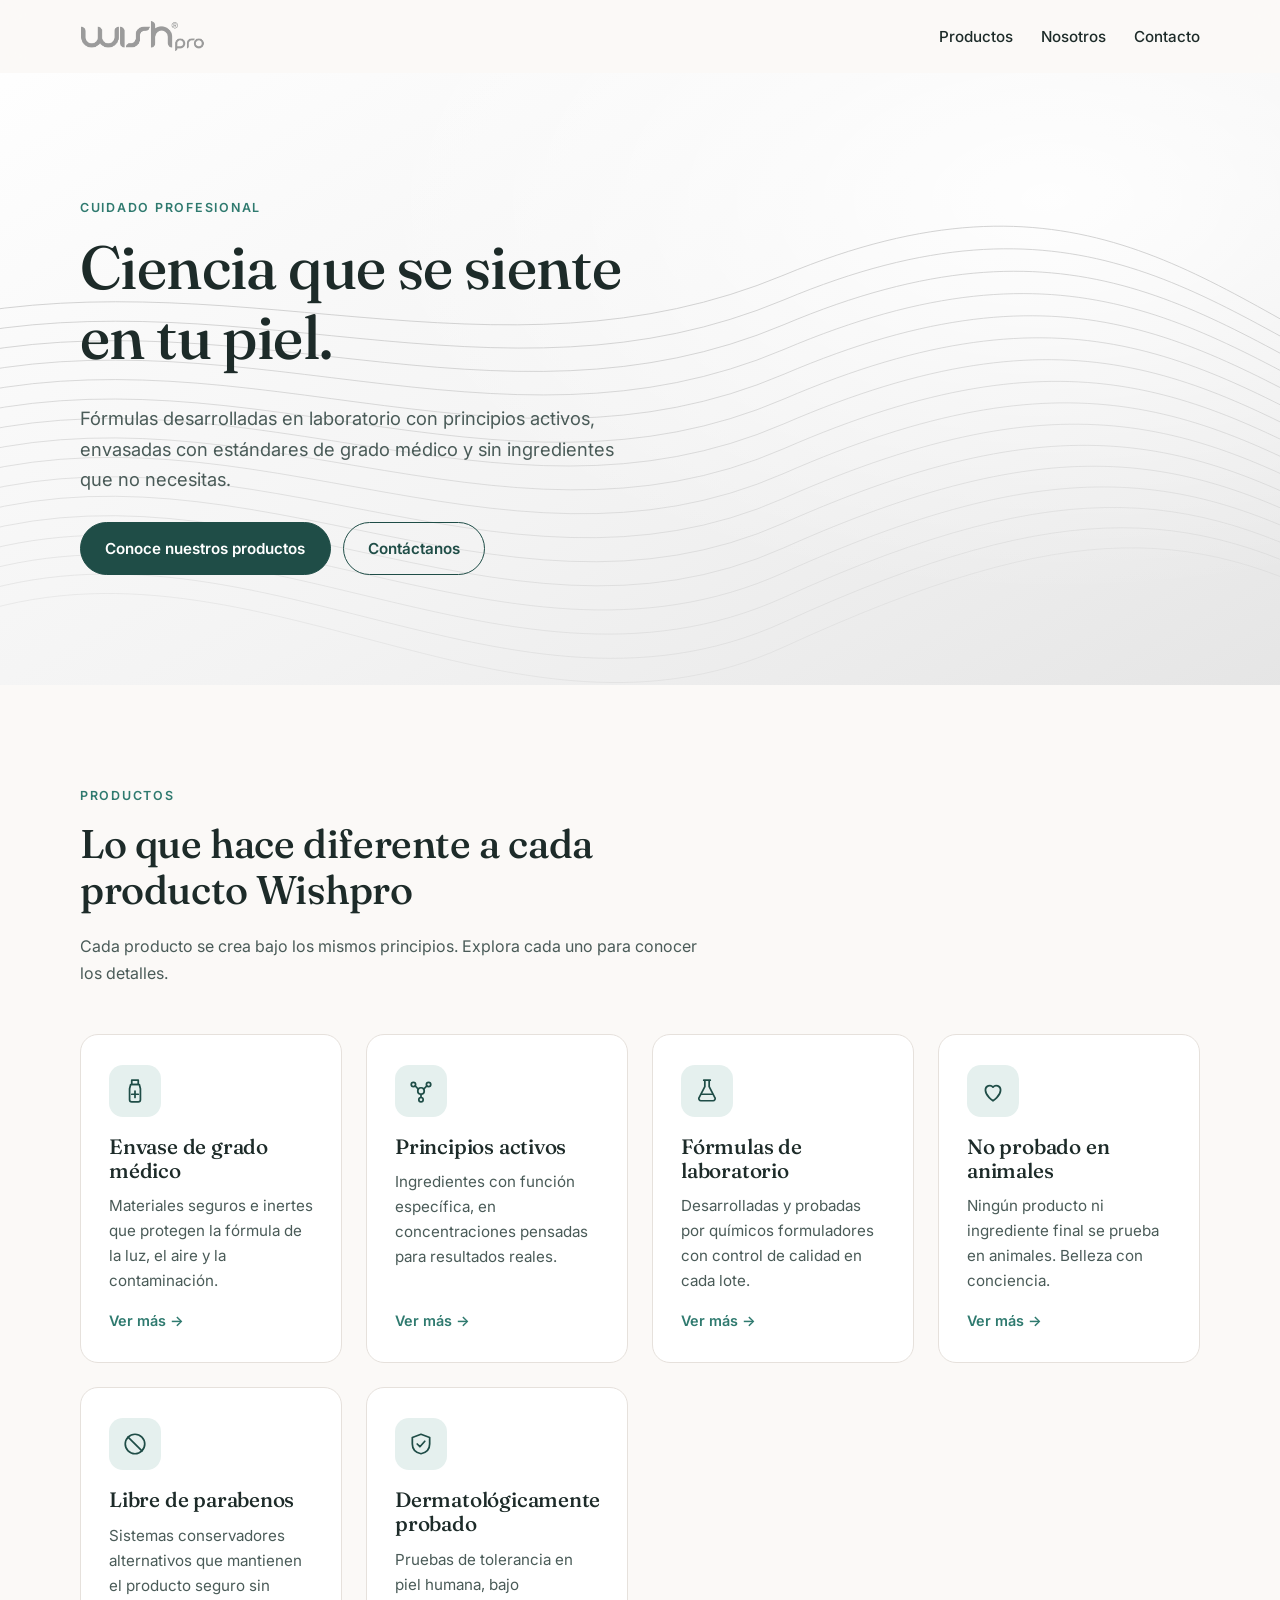
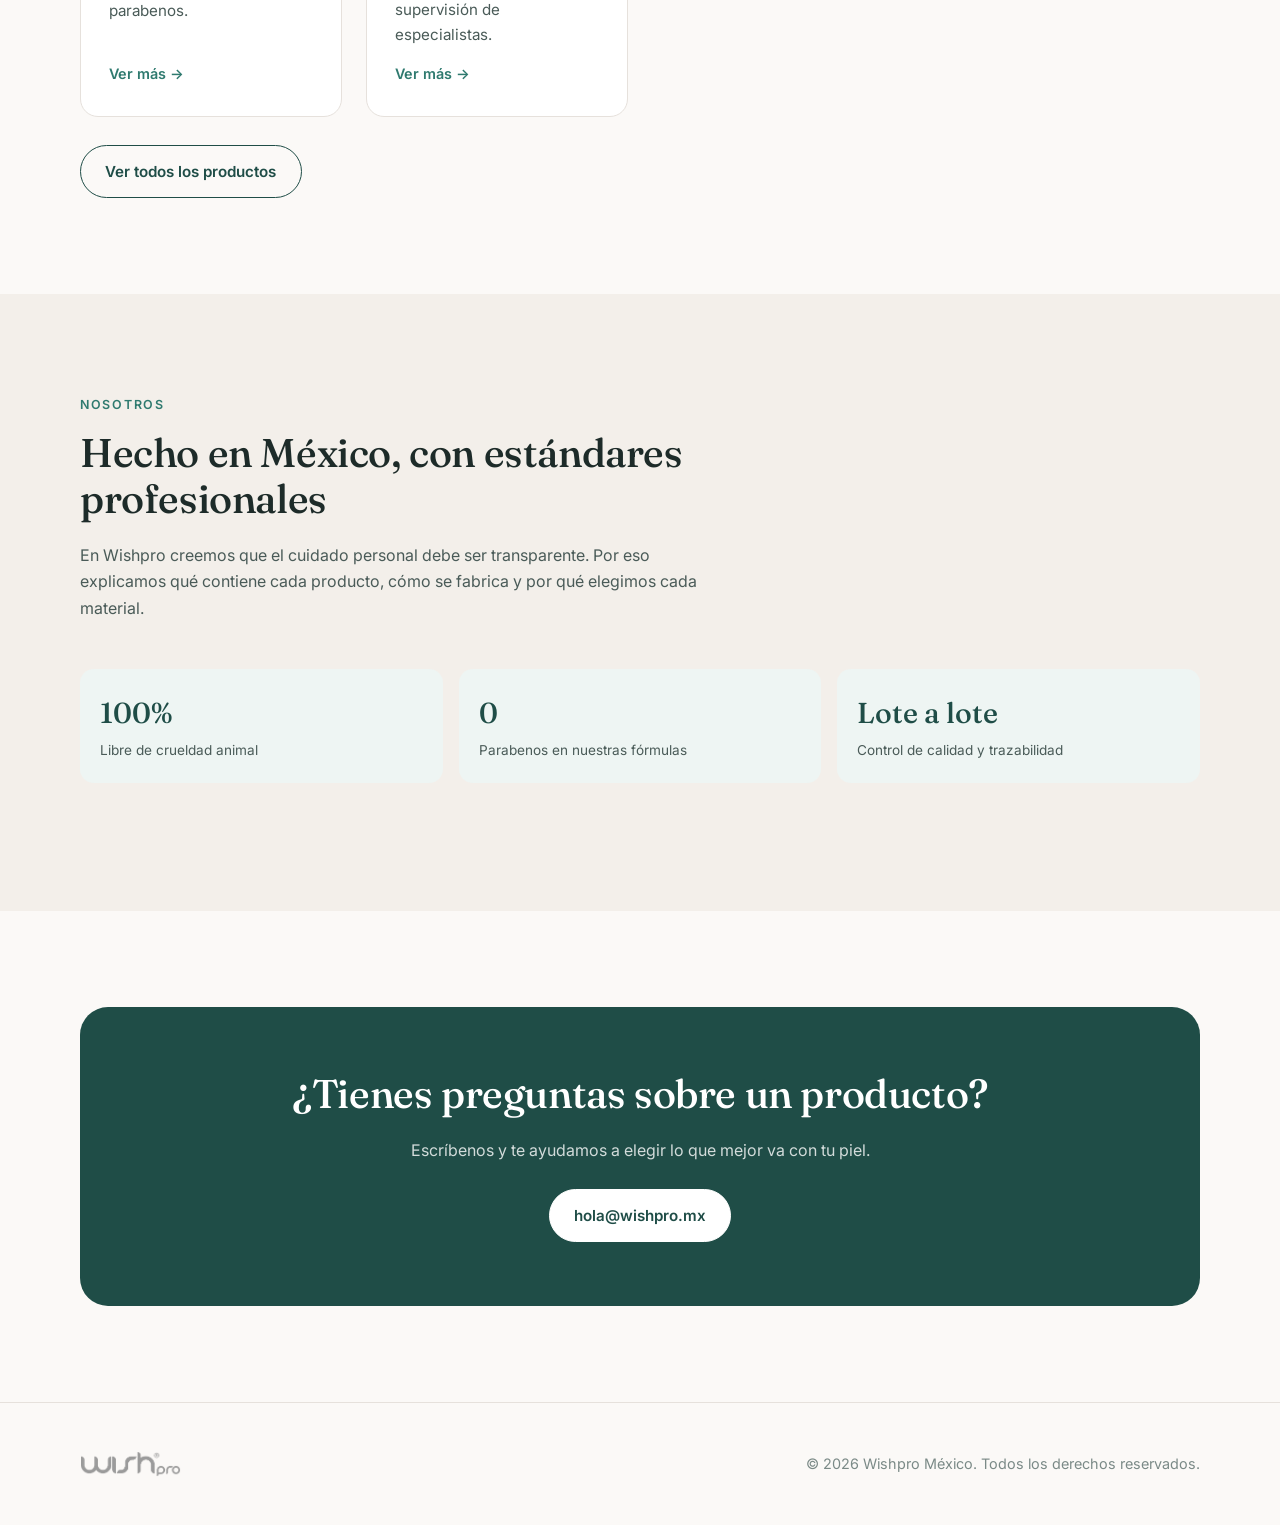
<file: index.html>
<!DOCTYPE html>
<html lang="es-MX">
<head>
  <meta charset="UTF-8">
  <meta name="viewport" content="width=device-width, initial-scale=1">
  <title>Wishpro — Cuidado profesional, fórmulas de laboratorio</title>
  <meta name="description" content="Wishpro: productos de cuidado personal con envase de grado médico, principios activos, fórmulas de laboratorio, libres de parabenos y no probados en animales.">
  <link rel="canonical" href="https://wishpro.mx/">
  <meta property="og:type" content="website">
  <meta property="og:site_name" content="Wishpro">
  <meta property="og:locale" content="es_MX">
  <meta property="og:title" content="Wishpro — Cuidado profesional, fórmulas de laboratorio">
  <meta property="og:description" content="Wishpro: productos de cuidado personal con envase de grado médico, principios activos, fórmulas de laboratorio, libres de parabenos y no probados en animales.">
  <meta property="og:url" content="https://wishpro.mx/">
  <meta name="twitter:card" content="summary">
  <script type="application/ld+json">{"@context":"https://schema.org","@graph":[{"@type":"Organization","@id":"https://wishpro.mx/#organizacion","name":"Wishpro","legalName":"Wishpro México","url":"https://wishpro.mx/","email":"hola@wishpro.mx","address":{"@type":"PostalAddress","addressCountry":"MX"}},{"@type":"WebSite","name":"Wishpro","url":"https://wishpro.mx/","inLanguage":"es-MX","publisher":{"@id":"https://wishpro.mx/#organizacion"}}]}</script>
  <link rel="icon" href="assets/wallpaper.svg" type="image/svg+xml">
  <link rel="preconnect" href="https://fonts.googleapis.com">
  <link rel="preconnect" href="https://fonts.gstatic.com" crossorigin>
  <link href="https://fonts.googleapis.com/css2?family=Fraunces:opsz,wght@9..144,400;9..144,500&family=Inter:wght@400;500;600&display=swap" rel="stylesheet">
  <link rel="stylesheet" href="css/layout.css">
</head>
<body>

  <header class="site-header">
    <nav class="container nav" aria-label="Principal">
      <a class="logo" href="./"><img src="images/wishpro-logo.png" alt="Wishpro" width="425" height="109"></a>
      <button class="nav-toggle" aria-label="Abrir menú" aria-expanded="false"><span></span><span></span><span></span></button>
      <ul class="nav-links">
        <li><a href="productos/">Productos</a></li>
        <li><a href="#nosotros">Nosotros</a></li>
        <li><a href="#contacto">Contacto</a></li>
      </ul>
    </nav>
  </header>

  <main>
    <section class="hero">
      <div class="container">
        <span class="eyebrow">Cuidado profesional</span>
        <h1>Ciencia que se siente<br>en tu piel.</h1>
        <p class="lead">Fórmulas desarrolladas en laboratorio con principios activos, envasadas con estándares de grado médico y sin ingredientes que no necesitas.</p>
        <div class="hero-actions">
          <a class="btn" href="#productos">Conoce nuestros productos</a>
          <a class="btn btn--ghost" href="#contacto">Contáctanos</a>
        </div>
      </div>
    </section>

    <!-- Productos -->
    <section class="section" id="productos">
      <div class="container">
        <div class="section-head reveal">
          <span class="eyebrow">Productos</span>
          <h2>Lo que hace diferente a cada producto Wishpro</h2>
          <p>Cada producto se crea bajo los mismos principios. Explora cada uno para conocer los detalles.</p>
        </div>

        <div class="grid">
          <a class="card reveal" href="productos/envase-grado-medico.html">
            <div class="icon"><svg viewBox="0 0 24 24" fill="none" stroke="currentColor" stroke-width="1.6" stroke-linecap="round" stroke-linejoin="round"><path d="M9 2h6v4H9z"/><path d="M8 6h8l1 4v10a2 2 0 0 1-2 2H9a2 2 0 0 1-2-2V10z"/><path d="M12 12v6M9 15h6"/></svg></div>
            <h3>Envase de grado médico</h3>
            <p>Materiales seguros e inertes que protegen la fórmula de la luz, el aire y la contaminación.</p>
            <span class="more">Ver más →</span>
          </a>

          <a class="card reveal" href="productos/principios-activos.html">
            <div class="icon"><svg viewBox="0 0 24 24" fill="none" stroke="currentColor" stroke-width="1.6" stroke-linecap="round" stroke-linejoin="round"><circle cx="12" cy="12" r="3"/><circle cx="5" cy="6" r="2"/><circle cx="19" cy="6" r="2"/><circle cx="12" cy="20" r="2"/><path d="M6.6 7.2 9.6 10.4M17.4 7.2l-3 3.2M12 15v3"/></svg></div>
            <h3>Principios activos</h3>
            <p>Ingredientes con función específica, en concentraciones pensadas para resultados reales.</p>
            <span class="more">Ver más →</span>
          </a>

          <a class="card reveal" href="productos/formulas-de-laboratorio.html">
            <div class="icon"><svg viewBox="0 0 24 24" fill="none" stroke="currentColor" stroke-width="1.6" stroke-linecap="round" stroke-linejoin="round"><path d="M9 2h6M10 2v6L4.5 18.5A2 2 0 0 0 6.3 21h11.4a2 2 0 0 0 1.8-2.5L14 8V2"/><path d="M7 15h10"/></svg></div>
            <h3>Fórmulas de laboratorio</h3>
            <p>Desarrolladas y probadas por químicos formuladores con control de calidad en cada lote.</p>
            <span class="more">Ver más →</span>
          </a>

          <a class="card reveal" href="productos/no-probado-en-animales.html">
            <div class="icon"><svg viewBox="0 0 24 24" fill="none" stroke="currentColor" stroke-width="1.6" stroke-linecap="round" stroke-linejoin="round"><path d="M12 21s-7-4.5-7-10a4 4 0 0 1 7-2.6A4 4 0 0 1 19 11c0 5.5-7 10-7 10z"/></svg></div>
            <h3>No probado en animales</h3>
            <p>Ningún producto ni ingrediente final se prueba en animales. Belleza con conciencia.</p>
            <span class="more">Ver más →</span>
          </a>

          <a class="card reveal" href="productos/libre-de-parabenos.html">
            <div class="icon"><svg viewBox="0 0 24 24" fill="none" stroke="currentColor" stroke-width="1.6" stroke-linecap="round" stroke-linejoin="round"><circle cx="12" cy="12" r="9"/><path d="m5.6 5.6 12.8 12.8"/></svg></div>
            <h3>Libre de parabenos</h3>
            <p>Sistemas conservadores alternativos que mantienen el producto seguro sin parabenos.</p>
            <span class="more">Ver más →</span>
          </a>

          <a class="card reveal" href="productos/dermatologicamente-probado.html">
            <div class="icon"><svg viewBox="0 0 24 24" fill="none" stroke="currentColor" stroke-width="1.6" stroke-linecap="round" stroke-linejoin="round"><path d="M12 3 4 6v6c0 5 3.5 8 8 9 4.5-1 8-4 8-9V6z"/><path d="m8.5 12 2.5 2.5 4.5-5"/></svg></div>
            <h3>Dermatológicamente probado</h3>
            <p>Pruebas de tolerancia en piel humana, bajo supervisión de especialistas.</p>
            <span class="more">Ver más →</span>
          </a>
        </div>
        <div class="hero-actions"><a class="btn btn--ghost" href="productos/">Ver todos los productos</a></div>
      </div>
    </section>

    <!-- Nosotros -->
    <section class="section section--alt" id="nosotros">
      <div class="container">
        <div class="section-head reveal">
          <span class="eyebrow">Nosotros</span>
          <h2>Hecho en México, con estándares profesionales</h2>
          <p>En Wishpro creemos que el cuidado personal debe ser transparente. Por eso explicamos qué contiene cada producto, cómo se fabrica y por qué elegimos cada material.</p>
        </div>
        <div class="stats reveal">
          <div class="stat"><b>100%</b><span>Libre de crueldad animal</span></div>
          <div class="stat"><b>0</b><span>Parabenos en nuestras fórmulas</span></div>
          <div class="stat"><b>Lote a lote</b><span>Control de calidad y trazabilidad</span></div>
        </div>
      </div>
    </section>

    <!-- Contacto -->
    <section class="section" id="contacto">
      <div class="container">
        <div class="cta reveal">
          <h2>¿Tienes preguntas sobre un producto?</h2>
          <p>Escríbenos y te ayudamos a elegir lo que mejor va con tu piel.</p>
          <a class="btn" href="mailto:hola@wishpro.mx">hola@wishpro.mx</a>
        </div>
      </div>
    </section>
  </main>

  <footer class="site-footer">
    <div class="container footer-inner">
      <a class="logo" href="./"><img src="images/wishpro-logo.png" alt="Wishpro" width="425" height="109"></a>
      <span>© <span data-year>2026</span> Wishpro México. Todos los derechos reservados.</span>
    </div>
  </footer>

  <script src="js/main.js" defer></script>
</body>
</html>
</file>
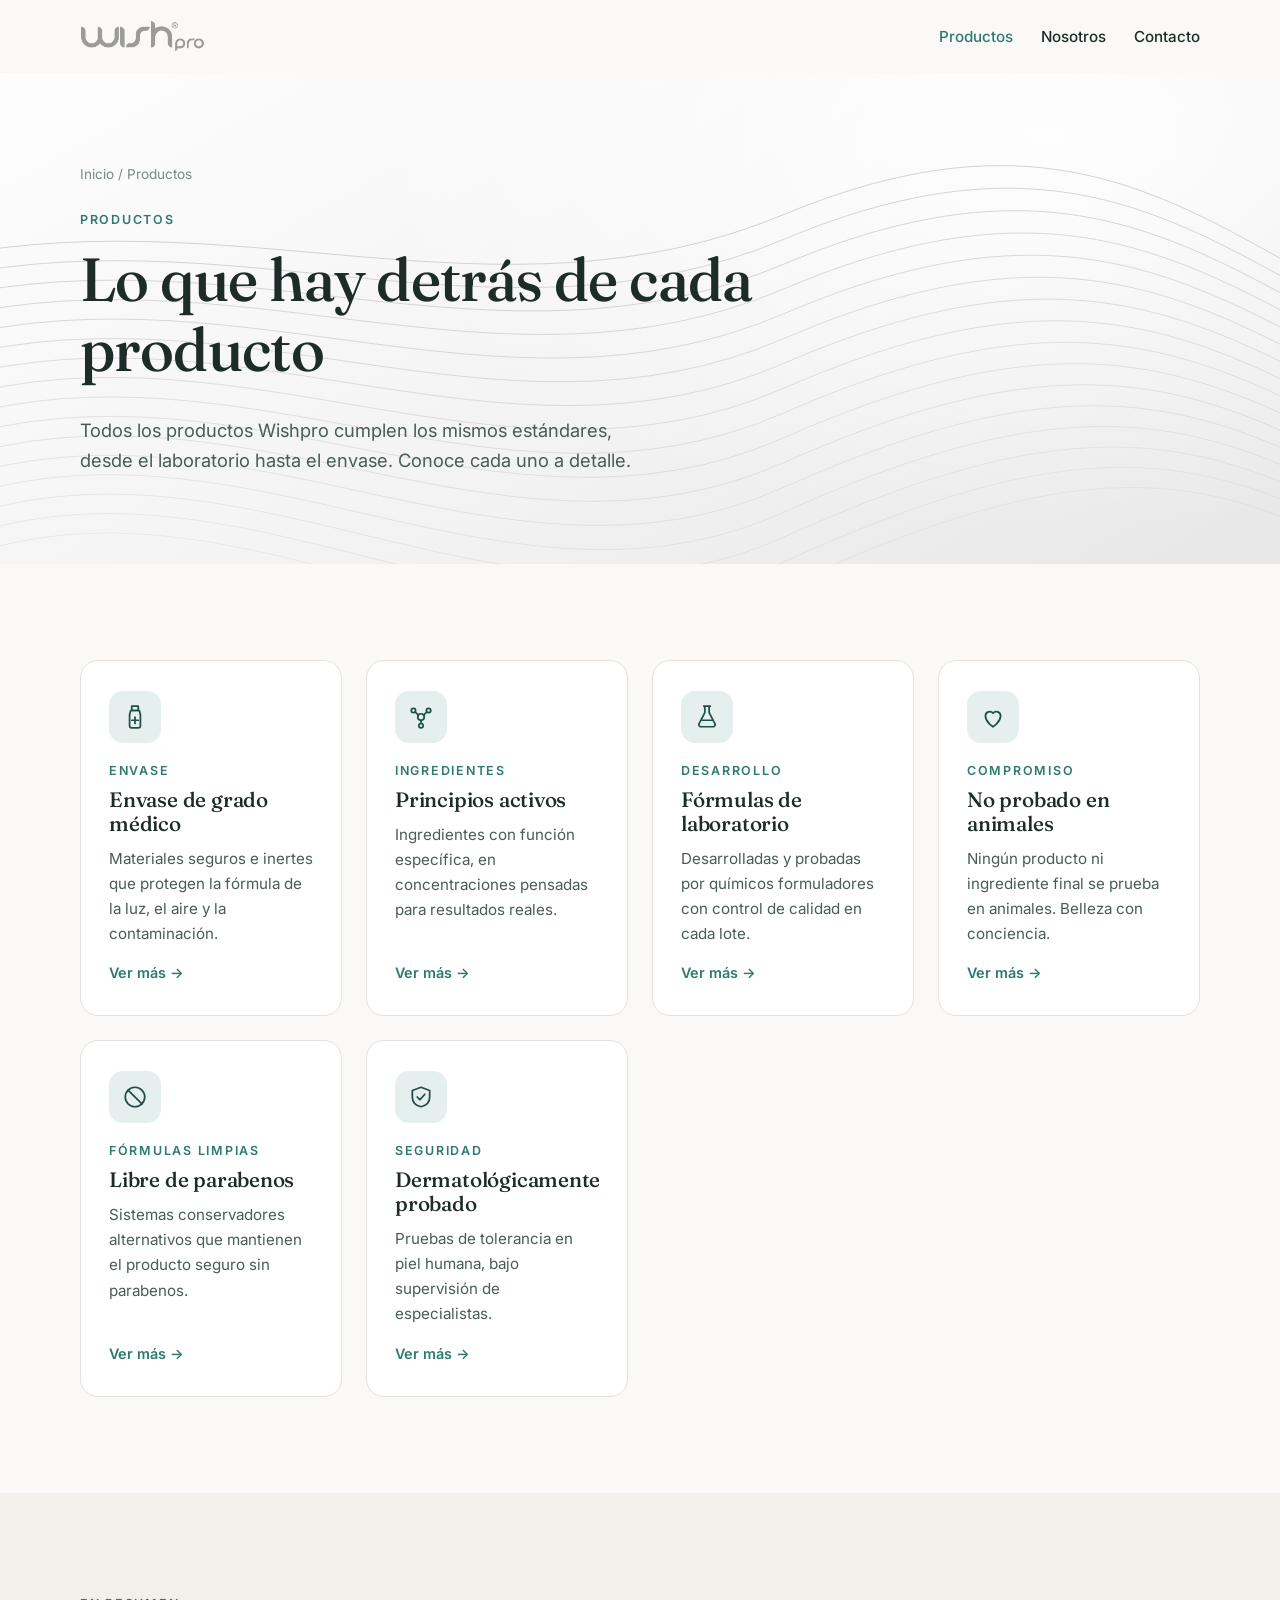
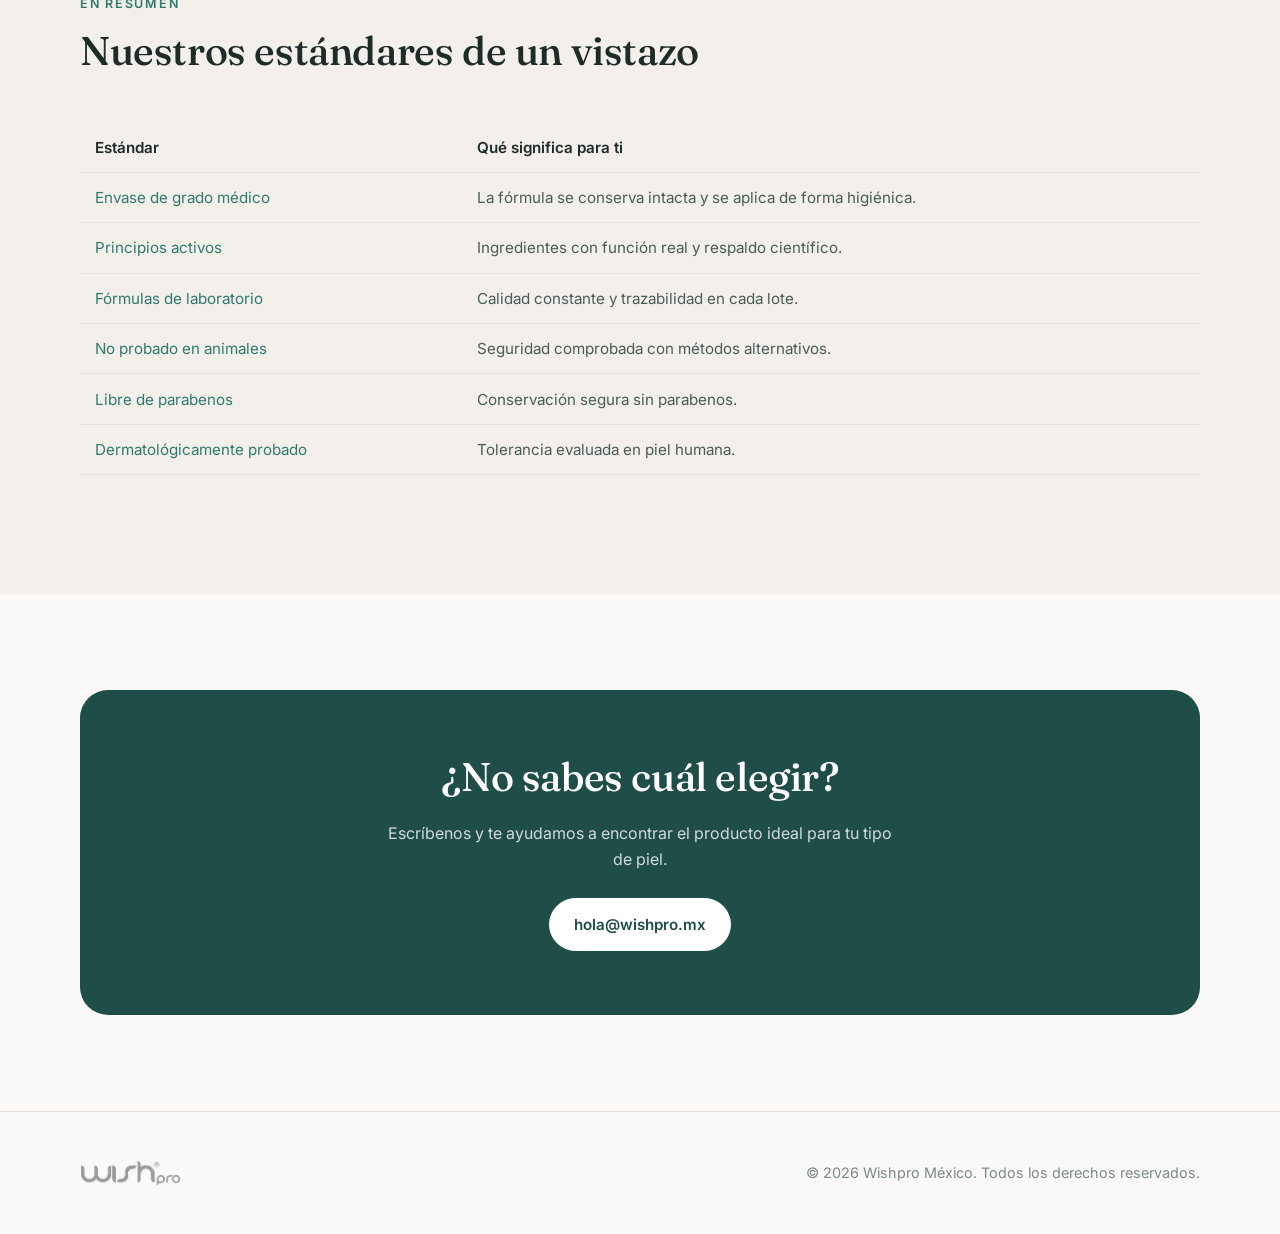
<file: productos/index.html>
<!DOCTYPE html>
<html lang="es-MX">
<head>
  <meta charset="UTF-8">
  <meta name="viewport" content="width=device-width, initial-scale=1">
  <title>Productos Wishpro: estándares de cuidado profesional</title>
  <meta name="description" content="Los estándares de cada producto Wishpro: envase de grado médico, principios activos, fórmulas de laboratorio, sin parabenos y sin pruebas en animales.">
  <link rel="canonical" href="https://wishpro.mx/productos/">
  <meta property="og:type" content="website">
  <meta property="og:site_name" content="Wishpro">
  <meta property="og:locale" content="es_MX">
  <meta property="og:title" content="Productos Wishpro: estándares de cuidado profesional">
  <meta property="og:description" content="Los estándares de cada producto Wishpro: envase de grado médico, principios activos, fórmulas de laboratorio, sin parabenos y sin pruebas en animales.">
  <meta property="og:url" content="https://wishpro.mx/productos/">
  <meta name="twitter:card" content="summary">
  <script type="application/ld+json">{"@context":"https://schema.org","@graph":[{"@type":"BreadcrumbList","itemListElement":[{"@type":"ListItem","position":1,"name":"Wishpro","item":"https://wishpro.mx/"},{"@type":"ListItem","position":2,"name":"Productos","item":"https://wishpro.mx/productos/"}]}]}</script>
  <link rel="icon" href="../assets/wallpaper.svg" type="image/svg+xml">
  <link rel="preconnect" href="https://fonts.googleapis.com">
  <link rel="preconnect" href="https://fonts.gstatic.com" crossorigin>
  <link href="https://fonts.googleapis.com/css2?family=Fraunces:opsz,wght@9..144,400;9..144,500&family=Inter:wght@400;500;600&display=swap" rel="stylesheet">
  <link rel="stylesheet" href="../css/layout.css">
</head>
<body>

  <header class="site-header">
    <nav class="container nav" aria-label="Principal">
      <a class="logo" href="../"><img src="../images/wishpro-logo.png" alt="Wishpro" width="425" height="109"></a>
      <button class="nav-toggle" aria-label="Abrir menú" aria-expanded="false"><span></span><span></span><span></span></button>
      <ul class="nav-links">
        <li><a class="is-active" href="./">Productos</a></li>
        <li><a href="../#nosotros">Nosotros</a></li>
        <li><a href="../#contacto">Contacto</a></li>
      </ul>
    </nav>
  </header>

  <main>
    <section class="hero hero--page">
      <div class="container">
        <div class="breadcrumb"><a href="../">Inicio</a> / Productos</div>
        <span class="eyebrow">Productos</span>
        <h1>Lo que hay detrás de cada producto</h1>
        <p class="lead">Todos los productos Wishpro cumplen los mismos estándares, desde el laboratorio hasta el envase. Conoce cada uno a detalle.</p>
      </div>
    </section>

    <section class="section">
      <div class="container">
        <h2 class="sr-only">Los seis estándares Wishpro</h2>
        <div class="grid">
          <a class="card reveal" href="envase-grado-medico.html">
            <div class="icon"><svg viewBox="0 0 24 24" fill="none" stroke="currentColor" stroke-width="1.6" stroke-linecap="round" stroke-linejoin="round"><path d="M9 2h6v4H9z"/><path d="M8 6h8l1 4v10a2 2 0 0 1-2 2H9a2 2 0 0 1-2-2V10z"/><path d="M12 12v6M9 15h6"/></svg></div>
            <span class="eyebrow">Envase</span>
            <h3>Envase de grado médico</h3>
            <p>Materiales seguros e inertes que protegen la fórmula de la luz, el aire y la contaminación.</p>
            <span class="more">Ver más →</span>
          </a>

          <a class="card reveal" href="principios-activos.html">
            <div class="icon"><svg viewBox="0 0 24 24" fill="none" stroke="currentColor" stroke-width="1.6" stroke-linecap="round" stroke-linejoin="round"><circle cx="12" cy="12" r="3"/><circle cx="5" cy="6" r="2"/><circle cx="19" cy="6" r="2"/><circle cx="12" cy="20" r="2"/><path d="M6.6 7.2 9.6 10.4M17.4 7.2l-3 3.2M12 15v3"/></svg></div>
            <span class="eyebrow">Ingredientes</span>
            <h3>Principios activos</h3>
            <p>Ingredientes con función específica, en concentraciones pensadas para resultados reales.</p>
            <span class="more">Ver más →</span>
          </a>

          <a class="card reveal" href="formulas-de-laboratorio.html">
            <div class="icon"><svg viewBox="0 0 24 24" fill="none" stroke="currentColor" stroke-width="1.6" stroke-linecap="round" stroke-linejoin="round"><path d="M9 2h6M10 2v6L4.5 18.5A2 2 0 0 0 6.3 21h11.4a2 2 0 0 0 1.8-2.5L14 8V2"/><path d="M7 15h10"/></svg></div>
            <span class="eyebrow">Desarrollo</span>
            <h3>Fórmulas de laboratorio</h3>
            <p>Desarrolladas y probadas por químicos formuladores con control de calidad en cada lote.</p>
            <span class="more">Ver más →</span>
          </a>

          <a class="card reveal" href="no-probado-en-animales.html">
            <div class="icon"><svg viewBox="0 0 24 24" fill="none" stroke="currentColor" stroke-width="1.6" stroke-linecap="round" stroke-linejoin="round"><path d="M12 21s-7-4.5-7-10a4 4 0 0 1 7-2.6A4 4 0 0 1 19 11c0 5.5-7 10-7 10z"/></svg></div>
            <span class="eyebrow">Compromiso</span>
            <h3>No probado en animales</h3>
            <p>Ningún producto ni ingrediente final se prueba en animales. Belleza con conciencia.</p>
            <span class="more">Ver más →</span>
          </a>

          <a class="card reveal" href="libre-de-parabenos.html">
            <div class="icon"><svg viewBox="0 0 24 24" fill="none" stroke="currentColor" stroke-width="1.6" stroke-linecap="round" stroke-linejoin="round"><circle cx="12" cy="12" r="9"/><path d="m5.6 5.6 12.8 12.8"/></svg></div>
            <span class="eyebrow">Fórmulas limpias</span>
            <h3>Libre de parabenos</h3>
            <p>Sistemas conservadores alternativos que mantienen el producto seguro sin parabenos.</p>
            <span class="more">Ver más →</span>
          </a>

          <a class="card reveal" href="dermatologicamente-probado.html">
            <div class="icon"><svg viewBox="0 0 24 24" fill="none" stroke="currentColor" stroke-width="1.6" stroke-linecap="round" stroke-linejoin="round"><path d="M12 3 4 6v6c0 5 3.5 8 8 9 4.5-1 8-4 8-9V6z"/><path d="m8.5 12 2.5 2.5 4.5-5"/></svg></div>
            <span class="eyebrow">Seguridad</span>
            <h3>Dermatológicamente probado</h3>
            <p>Pruebas de tolerancia en piel humana, bajo supervisión de especialistas.</p>
            <span class="more">Ver más →</span>
          </a>
        </div>
      </div>
    </section>

    <section class="section section--alt">
      <div class="container">
        <div class="section-head reveal">
          <span class="eyebrow">En resumen</span>
          <h2>Nuestros estándares de un vistazo</h2>
        </div>
        <table class="table reveal">
          <thead><tr><th>Estándar</th><th>Qué significa para ti</th></tr></thead>
          <tbody>
            <tr><td><a href="envase-grado-medico.html">Envase de grado médico</a></td><td>La fórmula se conserva intacta y se aplica de forma higiénica.</td></tr>
            <tr><td><a href="principios-activos.html">Principios activos</a></td><td>Ingredientes con función real y respaldo científico.</td></tr>
            <tr><td><a href="formulas-de-laboratorio.html">Fórmulas de laboratorio</a></td><td>Calidad constante y trazabilidad en cada lote.</td></tr>
            <tr><td><a href="no-probado-en-animales.html">No probado en animales</a></td><td>Seguridad comprobada con métodos alternativos.</td></tr>
            <tr><td><a href="libre-de-parabenos.html">Libre de parabenos</a></td><td>Conservación segura sin parabenos.</td></tr>
            <tr><td><a href="dermatologicamente-probado.html">Dermatológicamente probado</a></td><td>Tolerancia evaluada en piel humana.</td></tr>
          </tbody>
        </table>
      </div>
    </section>

    <section class="section">
      <div class="container">
        <div class="cta reveal">
          <h2>¿No sabes cuál elegir?</h2>
          <p>Escríbenos y te ayudamos a encontrar el producto ideal para tu tipo de piel.</p>
          <a class="btn" href="mailto:hola@wishpro.mx">hola@wishpro.mx</a>
        </div>
      </div>
    </section>
  </main>

  <footer class="site-footer">
    <div class="container footer-inner">
      <a class="logo" href="../"><img src="../images/wishpro-logo.png" alt="Wishpro" width="425" height="109"></a>
      <span>© <span data-year>2026</span> Wishpro México. Todos los derechos reservados.</span>
    </div>
  </footer>

  <script src="../js/main.js" defer></script>
</body>
</html>
</file>
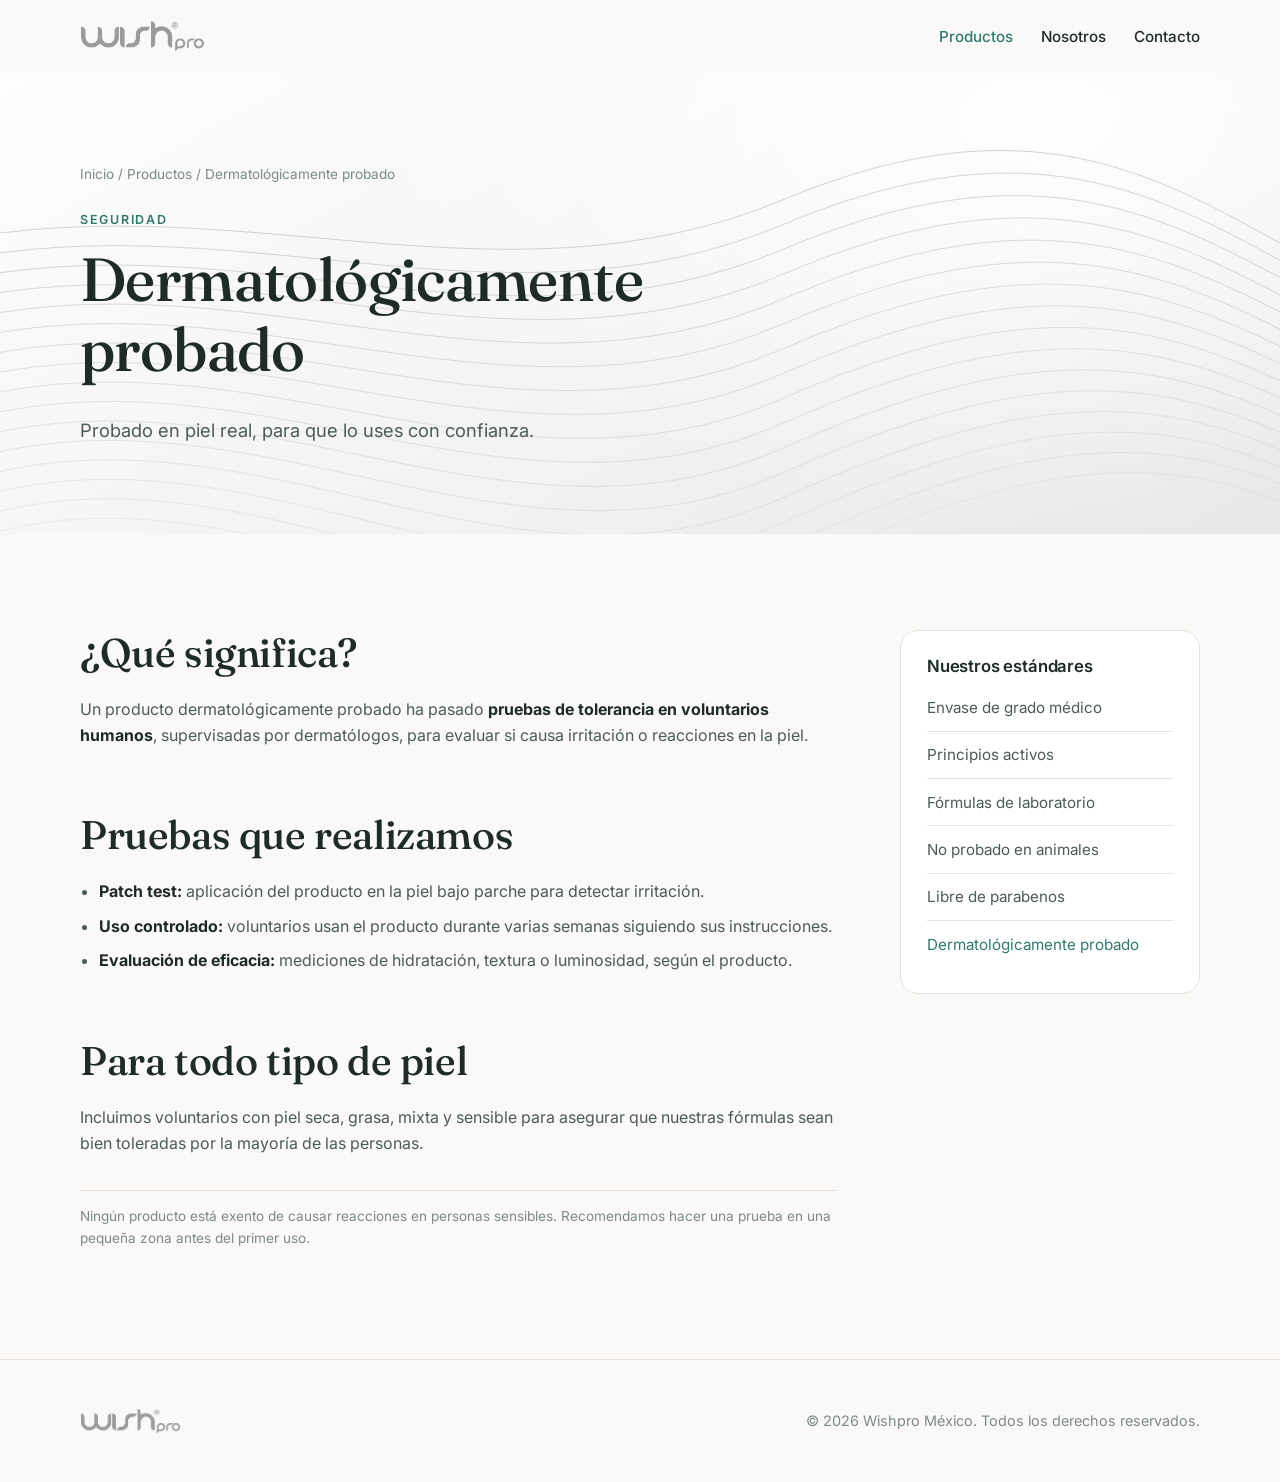
<file: productos/dermatologicamente-probado.html>
<!DOCTYPE html>
<html lang="es-MX">
<head>
  <meta charset="UTF-8">
  <meta name="viewport" content="width=device-width, initial-scale=1">
  <title>Dermatológicamente probado — Wishpro</title>
  <meta name="description" content="Los productos Wishpro pasan pruebas de tolerancia cutánea en voluntarios bajo supervisión dermatológica.">
  <link rel="canonical" href="https://wishpro.mx/productos/dermatologicamente-probado.html">
  <meta property="og:type" content="website">
  <meta property="og:site_name" content="Wishpro">
  <meta property="og:locale" content="es_MX">
  <meta property="og:title" content="Dermatológicamente probado — Wishpro">
  <meta property="og:description" content="Los productos Wishpro pasan pruebas de tolerancia cutánea en voluntarios bajo supervisión dermatológica.">
  <meta property="og:url" content="https://wishpro.mx/productos/dermatologicamente-probado.html">
  <meta name="twitter:card" content="summary">
  <script type="application/ld+json">{"@context":"https://schema.org","@graph":[{"@type":"BreadcrumbList","itemListElement":[{"@type":"ListItem","position":1,"name":"Wishpro","item":"https://wishpro.mx/"},{"@type":"ListItem","position":2,"name":"Productos","item":"https://wishpro.mx/productos/"},{"@type":"ListItem","position":3,"name":"Dermatológicamente probado","item":"https://wishpro.mx/productos/dermatologicamente-probado.html"}]}]}</script>
  <link rel="icon" href="../assets/wallpaper.svg" type="image/svg+xml">
  <link rel="preconnect" href="https://fonts.googleapis.com">
  <link rel="preconnect" href="https://fonts.gstatic.com" crossorigin>
  <link href="https://fonts.googleapis.com/css2?family=Fraunces:opsz,wght@9..144,400;9..144,500&family=Inter:wght@400;500;600&display=swap" rel="stylesheet">
  <link rel="stylesheet" href="../css/layout.css">
</head>
<body>

  <header class="site-header">
    <nav class="container nav" aria-label="Principal">
      <a class="logo" href="../"><img src="../images/wishpro-logo.png" alt="Wishpro" width="425" height="109"></a>
      <button class="nav-toggle" aria-label="Abrir menú" aria-expanded="false"><span></span><span></span><span></span></button>
      <ul class="nav-links">
        <li><a class="is-active" href="./">Productos</a></li>
        <li><a href="../#nosotros">Nosotros</a></li>
        <li><a href="../#contacto">Contacto</a></li>
      </ul>
    </nav>
  </header>

  <main>
    <section class="hero hero--page">
      <div class="container">
        <div class="breadcrumb"><a href="../">Inicio</a> / <a href="./">Productos</a> / Dermatológicamente probado</div>
        <span class="eyebrow">Seguridad</span>
        <h1>Dermatológicamente probado</h1>
        <p class="lead">Probado en piel real, para que lo uses con confianza.</p>
      </div>
    </section>

    <section class="section">
      <div class="container content">
        <article class="prose reveal">
          <h2>¿Qué significa?</h2>
          <p>Un producto dermatológicamente probado ha pasado <strong>pruebas de tolerancia en voluntarios humanos</strong>, supervisadas por dermatólogos, para evaluar si causa irritación o reacciones en la piel.</p>

          <h2>Pruebas que realizamos</h2>
          <ul>
            <li><strong>Patch test:</strong> aplicación del producto en la piel bajo parche para detectar irritación.</li>
            <li><strong>Uso controlado:</strong> voluntarios usan el producto durante varias semanas siguiendo sus instrucciones.</li>
            <li><strong>Evaluación de eficacia:</strong> mediciones de hidratación, textura o luminosidad, según el producto.</li>
          </ul>

          <h2>Para todo tipo de piel</h2>
          <p>Incluimos voluntarios con piel seca, grasa, mixta y sensible para asegurar que nuestras fórmulas sean bien toleradas por la mayoría de las personas.</p>

          <p class="note">Ningún producto está exento de causar reacciones en personas sensibles. Recomendamos hacer una prueba en una pequeña zona antes del primer uso.</p>
        </article>

        <aside class="aside">
          <h3>Nuestros estándares</h3>
          <ul>
            <li><a href="envase-grado-medico.html">Envase de grado médico</a></li>
            <li><a href="principios-activos.html">Principios activos</a></li>
            <li><a href="formulas-de-laboratorio.html">Fórmulas de laboratorio</a></li>
            <li><a href="no-probado-en-animales.html">No probado en animales</a></li>
            <li><a href="libre-de-parabenos.html">Libre de parabenos</a></li>
            <li><a href="dermatologicamente-probado.html">Dermatológicamente probado</a></li>
          </ul>
        </aside>
      </div>
    </section>
  </main>

  <footer class="site-footer">
    <div class="container footer-inner">
      <a class="logo" href="../"><img src="../images/wishpro-logo.png" alt="Wishpro" width="425" height="109"></a>
      <span>© <span data-year>2026</span> Wishpro México. Todos los derechos reservados.</span>
    </div>
  </footer>

  <script src="../js/main.js" defer></script>
</body>
</html>
</file>
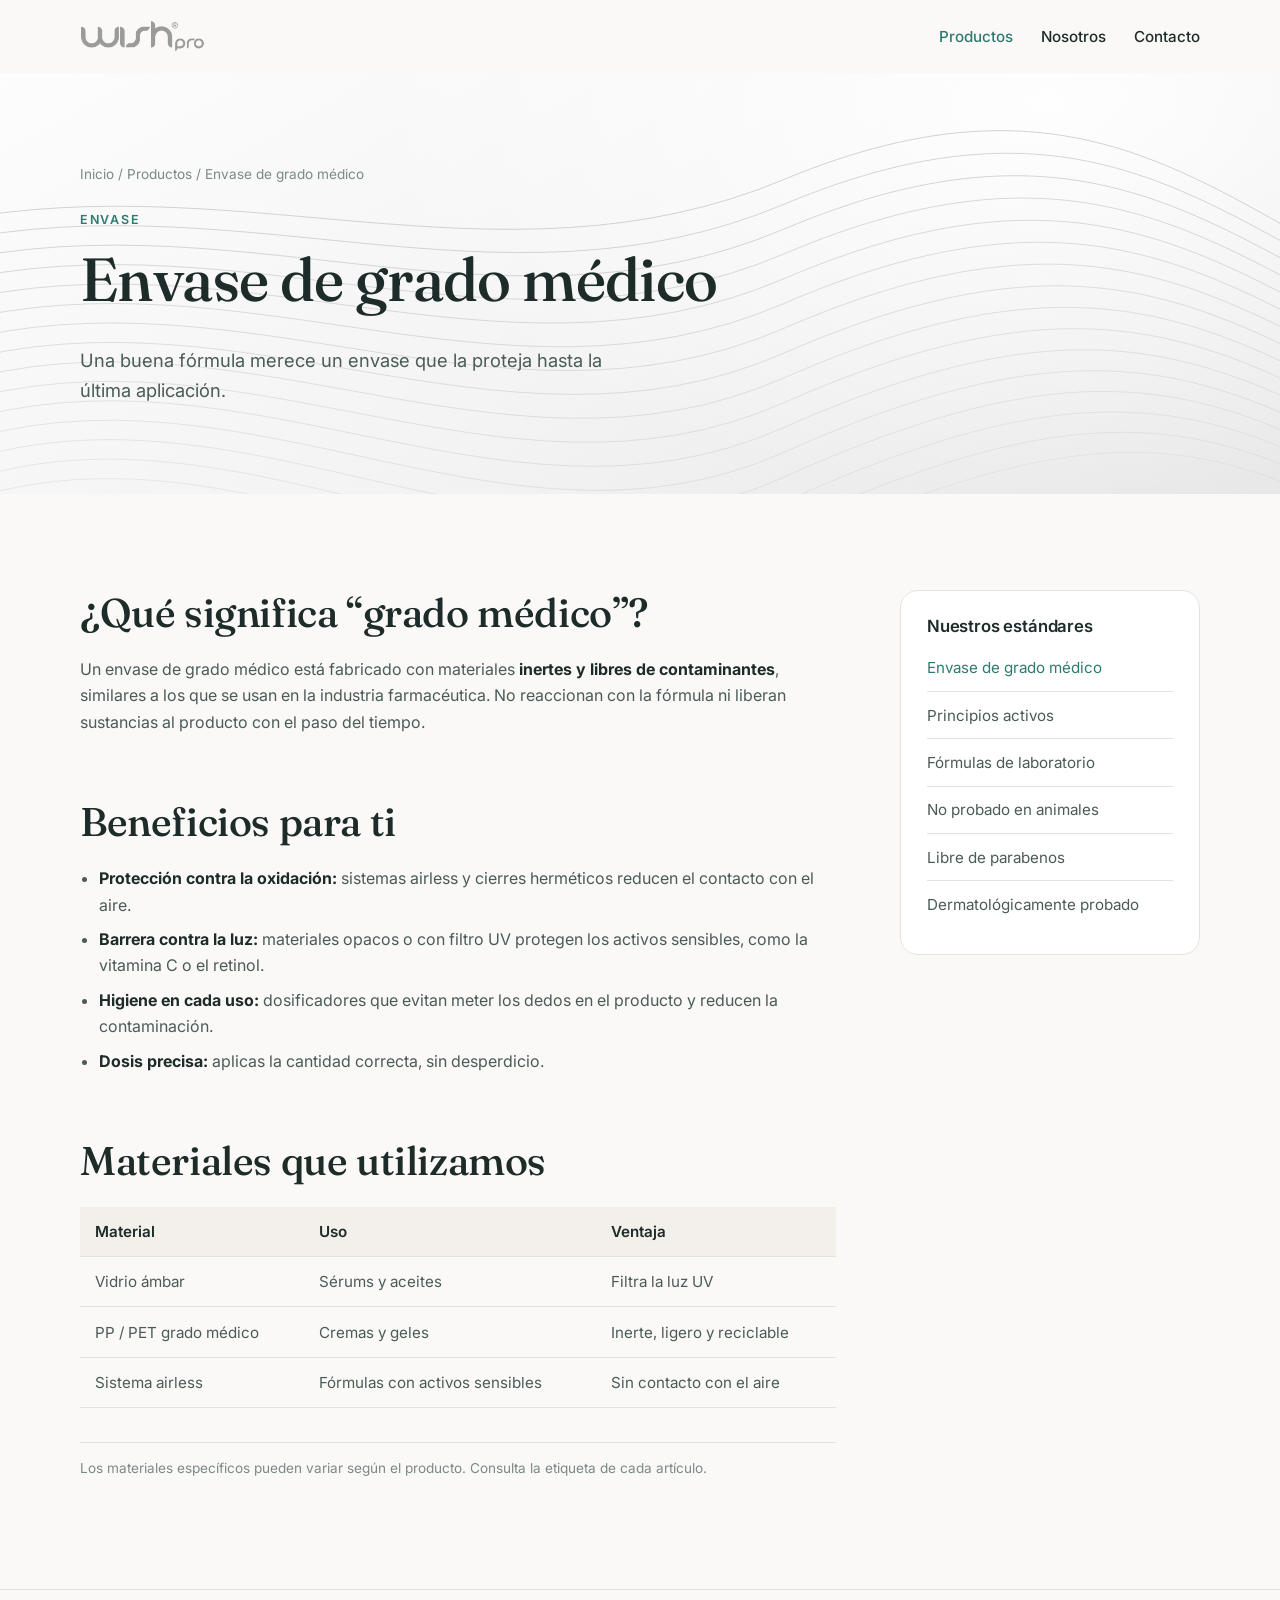
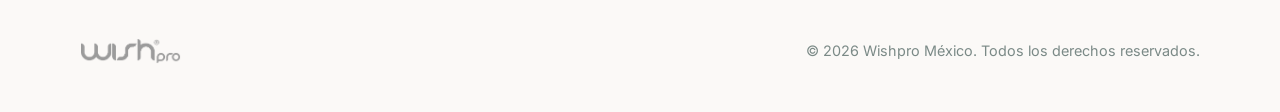
<file: productos/envase-grado-medico.html>
<!DOCTYPE html>
<html lang="es-MX">
<head>
  <meta charset="UTF-8">
  <meta name="viewport" content="width=device-width, initial-scale=1">
  <title>Envase de grado médico — Wishpro</title>
  <meta name="description" content="Los envases Wishpro usan materiales de grado médico que protegen la fórmula de la luz, el aire y la contaminación.">
  <link rel="canonical" href="https://wishpro.mx/productos/envase-grado-medico.html">
  <meta property="og:type" content="website">
  <meta property="og:site_name" content="Wishpro">
  <meta property="og:locale" content="es_MX">
  <meta property="og:title" content="Envase de grado médico — Wishpro">
  <meta property="og:description" content="Los envases Wishpro usan materiales de grado médico que protegen la fórmula de la luz, el aire y la contaminación.">
  <meta property="og:url" content="https://wishpro.mx/productos/envase-grado-medico.html">
  <meta name="twitter:card" content="summary">
  <script type="application/ld+json">{"@context":"https://schema.org","@graph":[{"@type":"BreadcrumbList","itemListElement":[{"@type":"ListItem","position":1,"name":"Wishpro","item":"https://wishpro.mx/"},{"@type":"ListItem","position":2,"name":"Productos","item":"https://wishpro.mx/productos/"},{"@type":"ListItem","position":3,"name":"Envase de grado médico","item":"https://wishpro.mx/productos/envase-grado-medico.html"}]}]}</script>
  <link rel="icon" href="../assets/wallpaper.svg" type="image/svg+xml">
  <link rel="preconnect" href="https://fonts.googleapis.com">
  <link rel="preconnect" href="https://fonts.gstatic.com" crossorigin>
  <link href="https://fonts.googleapis.com/css2?family=Fraunces:opsz,wght@9..144,400;9..144,500&family=Inter:wght@400;500;600&display=swap" rel="stylesheet">
  <link rel="stylesheet" href="../css/layout.css">
</head>
<body>

  <header class="site-header">
    <nav class="container nav" aria-label="Principal">
      <a class="logo" href="../"><img src="../images/wishpro-logo.png" alt="Wishpro" width="425" height="109"></a>
      <button class="nav-toggle" aria-label="Abrir menú" aria-expanded="false"><span></span><span></span><span></span></button>
      <ul class="nav-links">
        <li><a class="is-active" href="./">Productos</a></li>
        <li><a href="../#nosotros">Nosotros</a></li>
        <li><a href="../#contacto">Contacto</a></li>
      </ul>
    </nav>
  </header>

  <main>
    <section class="hero hero--page">
      <div class="container">
        <div class="breadcrumb"><a href="../">Inicio</a> / <a href="./">Productos</a> / Envase de grado médico</div>
        <span class="eyebrow">Envase</span>
        <h1>Envase de grado médico</h1>
        <p class="lead">Una buena fórmula merece un envase que la proteja hasta la última aplicación.</p>
      </div>
    </section>

    <section class="section">
      <div class="container content">
        <article class="prose reveal">
          <h2>¿Qué significa “grado médico”?</h2>
          <p>Un envase de grado médico está fabricado con materiales <strong>inertes y libres de contaminantes</strong>, similares a los que se usan en la industria farmacéutica. No reaccionan con la fórmula ni liberan sustancias al producto con el paso del tiempo.</p>

          <h2>Beneficios para ti</h2>
          <ul>
            <li><strong>Protección contra la oxidación:</strong> sistemas airless y cierres herméticos reducen el contacto con el aire.</li>
            <li><strong>Barrera contra la luz:</strong> materiales opacos o con filtro UV protegen los activos sensibles, como la vitamina C o el retinol.</li>
            <li><strong>Higiene en cada uso:</strong> dosificadores que evitan meter los dedos en el producto y reducen la contaminación.</li>
            <li><strong>Dosis precisa:</strong> aplicas la cantidad correcta, sin desperdicio.</li>
          </ul>

          <h2>Materiales que utilizamos</h2>
          <table class="table">
            <thead><tr><th>Material</th><th>Uso</th><th>Ventaja</th></tr></thead>
            <tbody>
              <tr><td>Vidrio ámbar</td><td>Sérums y aceites</td><td>Filtra la luz UV</td></tr>
              <tr><td>PP / PET grado médico</td><td>Cremas y geles</td><td>Inerte, ligero y reciclable</td></tr>
              <tr><td>Sistema airless</td><td>Fórmulas con activos sensibles</td><td>Sin contacto con el aire</td></tr>
            </tbody>
          </table>

          <p class="note">Los materiales específicos pueden variar según el producto. Consulta la etiqueta de cada artículo.</p>
        </article>

        <aside class="aside">
          <h3>Nuestros estándares</h3>
          <ul>
            <li><a href="envase-grado-medico.html">Envase de grado médico</a></li>
            <li><a href="principios-activos.html">Principios activos</a></li>
            <li><a href="formulas-de-laboratorio.html">Fórmulas de laboratorio</a></li>
            <li><a href="no-probado-en-animales.html">No probado en animales</a></li>
            <li><a href="libre-de-parabenos.html">Libre de parabenos</a></li>
            <li><a href="dermatologicamente-probado.html">Dermatológicamente probado</a></li>
          </ul>
        </aside>
      </div>
    </section>
  </main>

  <footer class="site-footer">
    <div class="container footer-inner">
      <a class="logo" href="../"><img src="../images/wishpro-logo.png" alt="Wishpro" width="425" height="109"></a>
      <span>© <span data-year>2026</span> Wishpro México. Todos los derechos reservados.</span>
    </div>
  </footer>

  <script src="../js/main.js" defer></script>
</body>
</html>
</file>
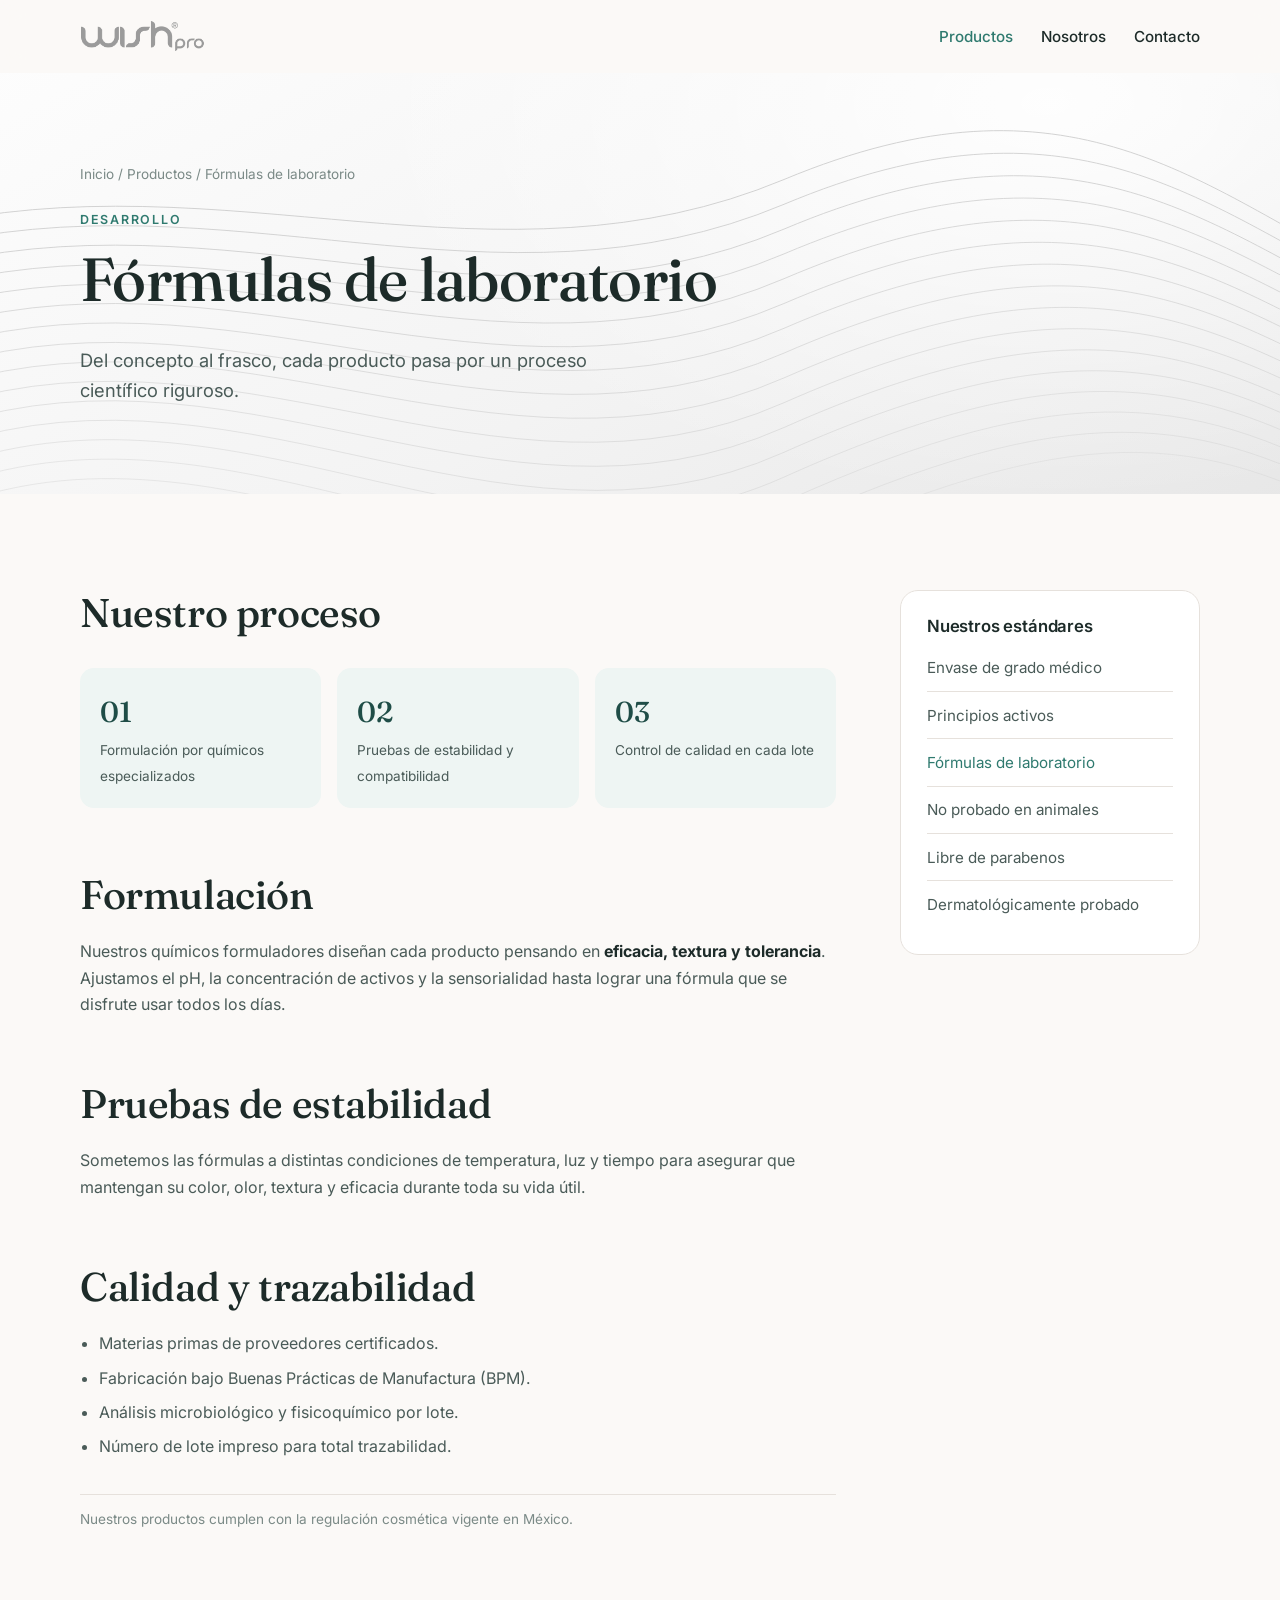
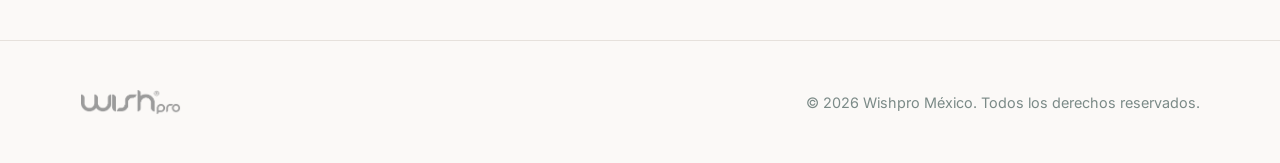
<file: productos/formulas-de-laboratorio.html>
<!DOCTYPE html>
<html lang="es-MX">
<head>
  <meta charset="UTF-8">
  <meta name="viewport" content="width=device-width, initial-scale=1">
  <title>Fórmulas de laboratorio — Wishpro</title>
  <meta name="description" content="Las fórmulas Wishpro se desarrollan en laboratorio por químicos formuladores, con pruebas de estabilidad y control de calidad en cada lote.">
  <link rel="canonical" href="https://wishpro.mx/productos/formulas-de-laboratorio.html">
  <meta property="og:type" content="website">
  <meta property="og:site_name" content="Wishpro">
  <meta property="og:locale" content="es_MX">
  <meta property="og:title" content="Fórmulas de laboratorio — Wishpro">
  <meta property="og:description" content="Las fórmulas Wishpro se desarrollan en laboratorio por químicos formuladores, con pruebas de estabilidad y control de calidad en cada lote.">
  <meta property="og:url" content="https://wishpro.mx/productos/formulas-de-laboratorio.html">
  <meta name="twitter:card" content="summary">
  <script type="application/ld+json">{"@context":"https://schema.org","@graph":[{"@type":"BreadcrumbList","itemListElement":[{"@type":"ListItem","position":1,"name":"Wishpro","item":"https://wishpro.mx/"},{"@type":"ListItem","position":2,"name":"Productos","item":"https://wishpro.mx/productos/"},{"@type":"ListItem","position":3,"name":"Fórmulas de laboratorio","item":"https://wishpro.mx/productos/formulas-de-laboratorio.html"}]}]}</script>
  <link rel="icon" href="../assets/wallpaper.svg" type="image/svg+xml">
  <link rel="preconnect" href="https://fonts.googleapis.com">
  <link rel="preconnect" href="https://fonts.gstatic.com" crossorigin>
  <link href="https://fonts.googleapis.com/css2?family=Fraunces:opsz,wght@9..144,400;9..144,500&family=Inter:wght@400;500;600&display=swap" rel="stylesheet">
  <link rel="stylesheet" href="../css/layout.css">
</head>
<body>

  <header class="site-header">
    <nav class="container nav" aria-label="Principal">
      <a class="logo" href="../"><img src="../images/wishpro-logo.png" alt="Wishpro" width="425" height="109"></a>
      <button class="nav-toggle" aria-label="Abrir menú" aria-expanded="false"><span></span><span></span><span></span></button>
      <ul class="nav-links">
        <li><a class="is-active" href="./">Productos</a></li>
        <li><a href="../#nosotros">Nosotros</a></li>
        <li><a href="../#contacto">Contacto</a></li>
      </ul>
    </nav>
  </header>

  <main>
    <section class="hero hero--page">
      <div class="container">
        <div class="breadcrumb"><a href="../">Inicio</a> / <a href="./">Productos</a> / Fórmulas de laboratorio</div>
        <span class="eyebrow">Desarrollo</span>
        <h1>Fórmulas de laboratorio</h1>
        <p class="lead">Del concepto al frasco, cada producto pasa por un proceso científico riguroso.</p>
      </div>
    </section>

    <section class="section">
      <div class="container content">
        <article class="prose reveal">
          <h2>Nuestro proceso</h2>
          <div class="stats">
            <div class="stat"><b>01</b><span>Formulación por químicos especializados</span></div>
            <div class="stat"><b>02</b><span>Pruebas de estabilidad y compatibilidad</span></div>
            <div class="stat"><b>03</b><span>Control de calidad en cada lote</span></div>
          </div>

          <h2>Formulación</h2>
          <p>Nuestros químicos formuladores diseñan cada producto pensando en <strong>eficacia, textura y tolerancia</strong>. Ajustamos el pH, la concentración de activos y la sensorialidad hasta lograr una fórmula que se disfrute usar todos los días.</p>

          <h2>Pruebas de estabilidad</h2>
          <p>Sometemos las fórmulas a distintas condiciones de temperatura, luz y tiempo para asegurar que mantengan su color, olor, textura y eficacia durante toda su vida útil.</p>

          <h2>Calidad y trazabilidad</h2>
          <ul>
            <li>Materias primas de proveedores certificados.</li>
            <li>Fabricación bajo Buenas Prácticas de Manufactura (BPM).</li>
            <li>Análisis microbiológico y fisicoquímico por lote.</li>
            <li>Número de lote impreso para total trazabilidad.</li>
          </ul>

          <p class="note">Nuestros productos cumplen con la regulación cosmética vigente en México.</p>
        </article>

        <aside class="aside">
          <h3>Nuestros estándares</h3>
          <ul>
            <li><a href="envase-grado-medico.html">Envase de grado médico</a></li>
            <li><a href="principios-activos.html">Principios activos</a></li>
            <li><a href="formulas-de-laboratorio.html">Fórmulas de laboratorio</a></li>
            <li><a href="no-probado-en-animales.html">No probado en animales</a></li>
            <li><a href="libre-de-parabenos.html">Libre de parabenos</a></li>
            <li><a href="dermatologicamente-probado.html">Dermatológicamente probado</a></li>
          </ul>
        </aside>
      </div>
    </section>
  </main>

  <footer class="site-footer">
    <div class="container footer-inner">
      <a class="logo" href="../"><img src="../images/wishpro-logo.png" alt="Wishpro" width="425" height="109"></a>
      <span>© <span data-year>2026</span> Wishpro México. Todos los derechos reservados.</span>
    </div>
  </footer>

  <script src="../js/main.js" defer></script>
</body>
</html>
</file>
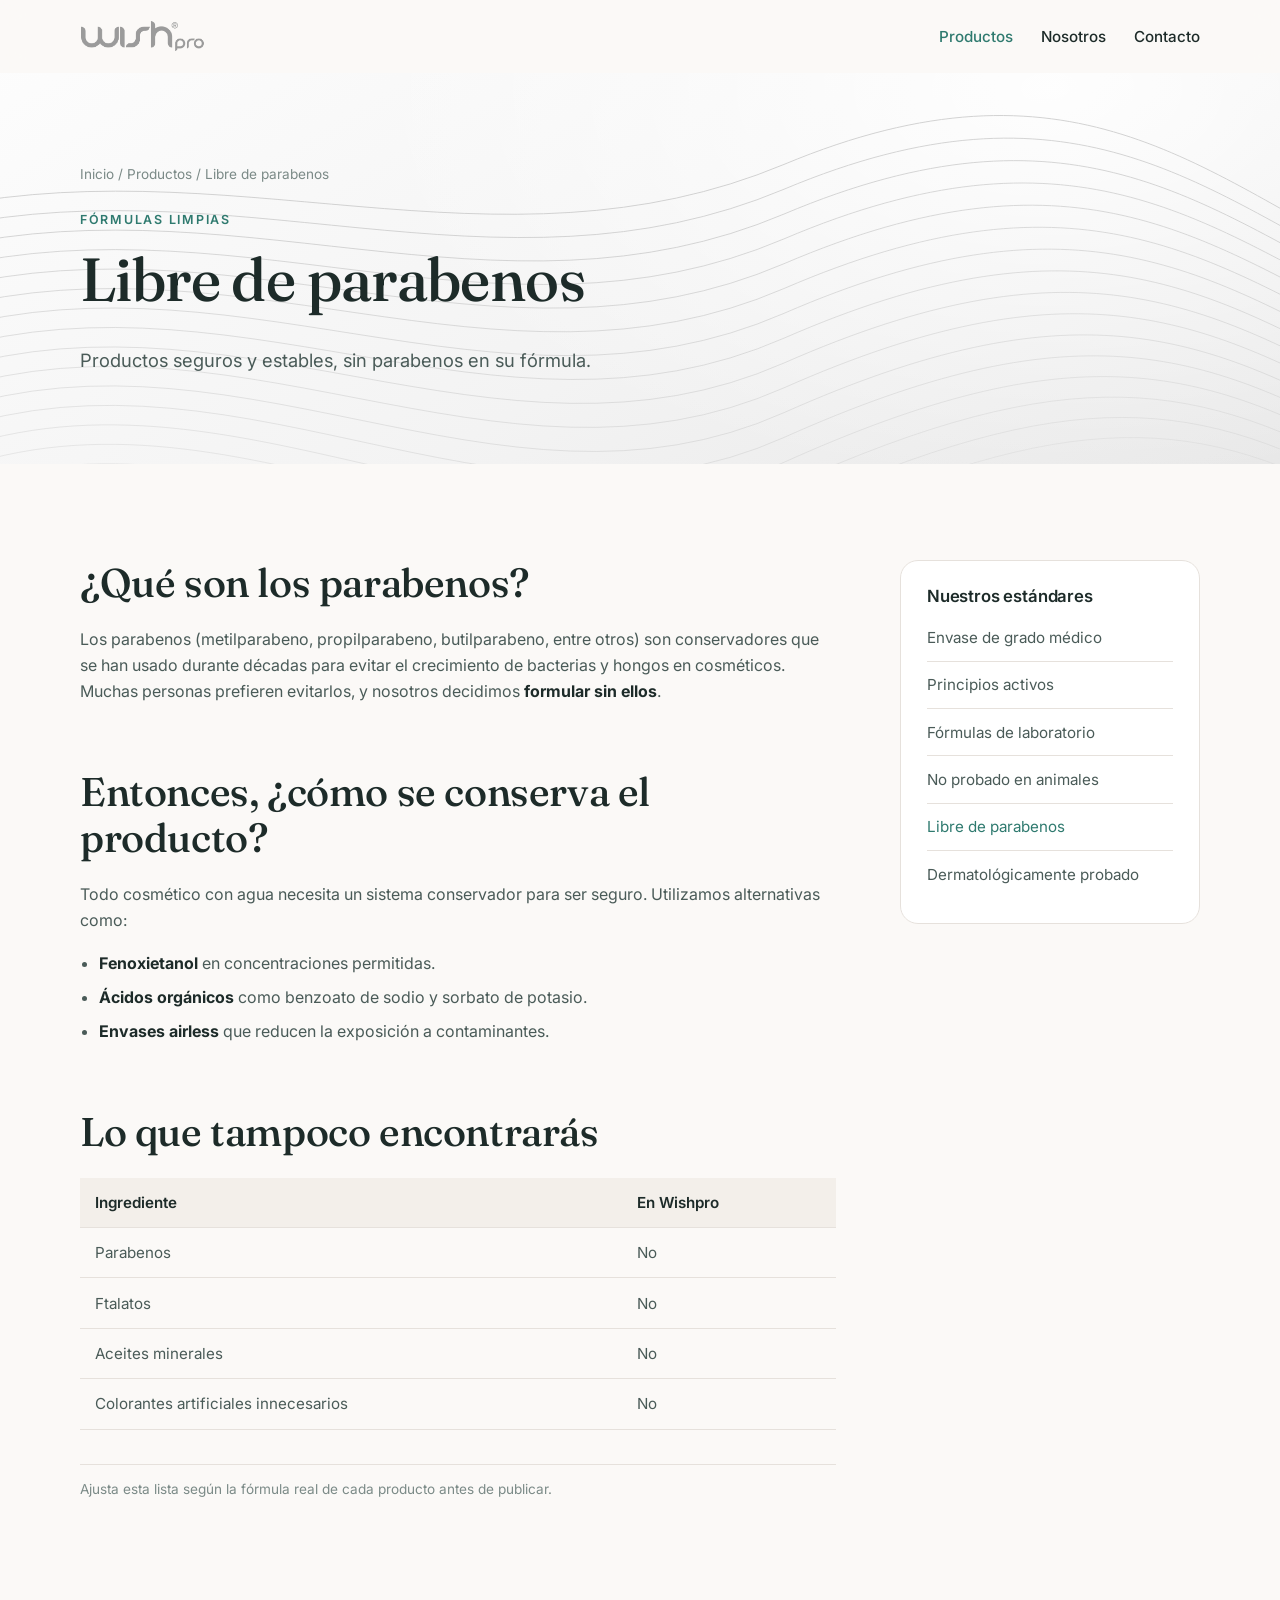
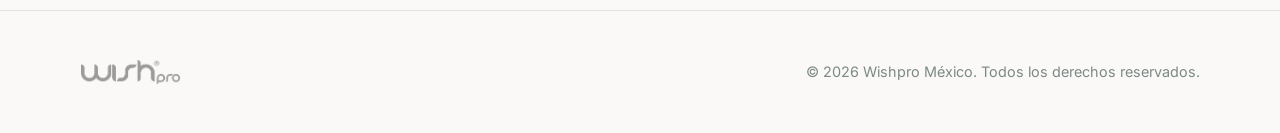
<file: productos/libre-de-parabenos.html>
<!DOCTYPE html>
<html lang="es-MX">
<head>
  <meta charset="UTF-8">
  <meta name="viewport" content="width=device-width, initial-scale=1">
  <title>Libre de parabenos — Wishpro</title>
  <meta name="description" content="Las fórmulas Wishpro son libres de parabenos y usan sistemas conservadores alternativos para mantener el producto seguro.">
  <link rel="canonical" href="https://wishpro.mx/productos/libre-de-parabenos.html">
  <meta property="og:type" content="website">
  <meta property="og:site_name" content="Wishpro">
  <meta property="og:locale" content="es_MX">
  <meta property="og:title" content="Libre de parabenos — Wishpro">
  <meta property="og:description" content="Las fórmulas Wishpro son libres de parabenos y usan sistemas conservadores alternativos para mantener el producto seguro.">
  <meta property="og:url" content="https://wishpro.mx/productos/libre-de-parabenos.html">
  <meta name="twitter:card" content="summary">
  <script type="application/ld+json">{"@context":"https://schema.org","@graph":[{"@type":"BreadcrumbList","itemListElement":[{"@type":"ListItem","position":1,"name":"Wishpro","item":"https://wishpro.mx/"},{"@type":"ListItem","position":2,"name":"Productos","item":"https://wishpro.mx/productos/"},{"@type":"ListItem","position":3,"name":"Libre de parabenos","item":"https://wishpro.mx/productos/libre-de-parabenos.html"}]}]}</script>
  <link rel="icon" href="../assets/wallpaper.svg" type="image/svg+xml">
  <link rel="preconnect" href="https://fonts.googleapis.com">
  <link rel="preconnect" href="https://fonts.gstatic.com" crossorigin>
  <link href="https://fonts.googleapis.com/css2?family=Fraunces:opsz,wght@9..144,400;9..144,500&family=Inter:wght@400;500;600&display=swap" rel="stylesheet">
  <link rel="stylesheet" href="../css/layout.css">
</head>
<body>

  <header class="site-header">
    <nav class="container nav" aria-label="Principal">
      <a class="logo" href="../"><img src="../images/wishpro-logo.png" alt="Wishpro" width="425" height="109"></a>
      <button class="nav-toggle" aria-label="Abrir menú" aria-expanded="false"><span></span><span></span><span></span></button>
      <ul class="nav-links">
        <li><a class="is-active" href="./">Productos</a></li>
        <li><a href="../#nosotros">Nosotros</a></li>
        <li><a href="../#contacto">Contacto</a></li>
      </ul>
    </nav>
  </header>

  <main>
    <section class="hero hero--page">
      <div class="container">
        <div class="breadcrumb"><a href="../">Inicio</a> / <a href="./">Productos</a> / Libre de parabenos</div>
        <span class="eyebrow">Fórmulas limpias</span>
        <h1>Libre de parabenos</h1>
        <p class="lead">Productos seguros y estables, sin parabenos en su fórmula.</p>
      </div>
    </section>

    <section class="section">
      <div class="container content">
        <article class="prose reveal">
          <h2>¿Qué son los parabenos?</h2>
          <p>Los parabenos (metilparabeno, propilparabeno, butilparabeno, entre otros) son conservadores que se han usado durante décadas para evitar el crecimiento de bacterias y hongos en cosméticos. Muchas personas prefieren evitarlos, y nosotros decidimos <strong>formular sin ellos</strong>.</p>

          <h2>Entonces, ¿cómo se conserva el producto?</h2>
          <p>Todo cosmético con agua necesita un sistema conservador para ser seguro. Utilizamos alternativas como:</p>
          <ul>
            <li><strong>Fenoxietanol</strong> en concentraciones permitidas.</li>
            <li><strong>Ácidos orgánicos</strong> como benzoato de sodio y sorbato de potasio.</li>
            <li><strong>Envases airless</strong> que reducen la exposición a contaminantes.</li>
          </ul>

          <h2>Lo que tampoco encontrarás</h2>
          <table class="table">
            <thead><tr><th>Ingrediente</th><th>En Wishpro</th></tr></thead>
            <tbody>
              <tr><td>Parabenos</td><td>No</td></tr>
              <tr><td>Ftalatos</td><td>No</td></tr>
              <tr><td>Aceites minerales</td><td>No</td></tr>
              <tr><td>Colorantes artificiales innecesarios</td><td>No</td></tr>
            </tbody>
          </table>

          <p class="note">Ajusta esta lista según la fórmula real de cada producto antes de publicar.</p>
        </article>

        <aside class="aside">
          <h3>Nuestros estándares</h3>
          <ul>
            <li><a href="envase-grado-medico.html">Envase de grado médico</a></li>
            <li><a href="principios-activos.html">Principios activos</a></li>
            <li><a href="formulas-de-laboratorio.html">Fórmulas de laboratorio</a></li>
            <li><a href="no-probado-en-animales.html">No probado en animales</a></li>
            <li><a href="libre-de-parabenos.html">Libre de parabenos</a></li>
            <li><a href="dermatologicamente-probado.html">Dermatológicamente probado</a></li>
          </ul>
        </aside>
      </div>
    </section>
  </main>

  <footer class="site-footer">
    <div class="container footer-inner">
      <a class="logo" href="../"><img src="../images/wishpro-logo.png" alt="Wishpro" width="425" height="109"></a>
      <span>© <span data-year>2026</span> Wishpro México. Todos los derechos reservados.</span>
    </div>
  </footer>

  <script src="../js/main.js" defer></script>
</body>
</html>
</file>
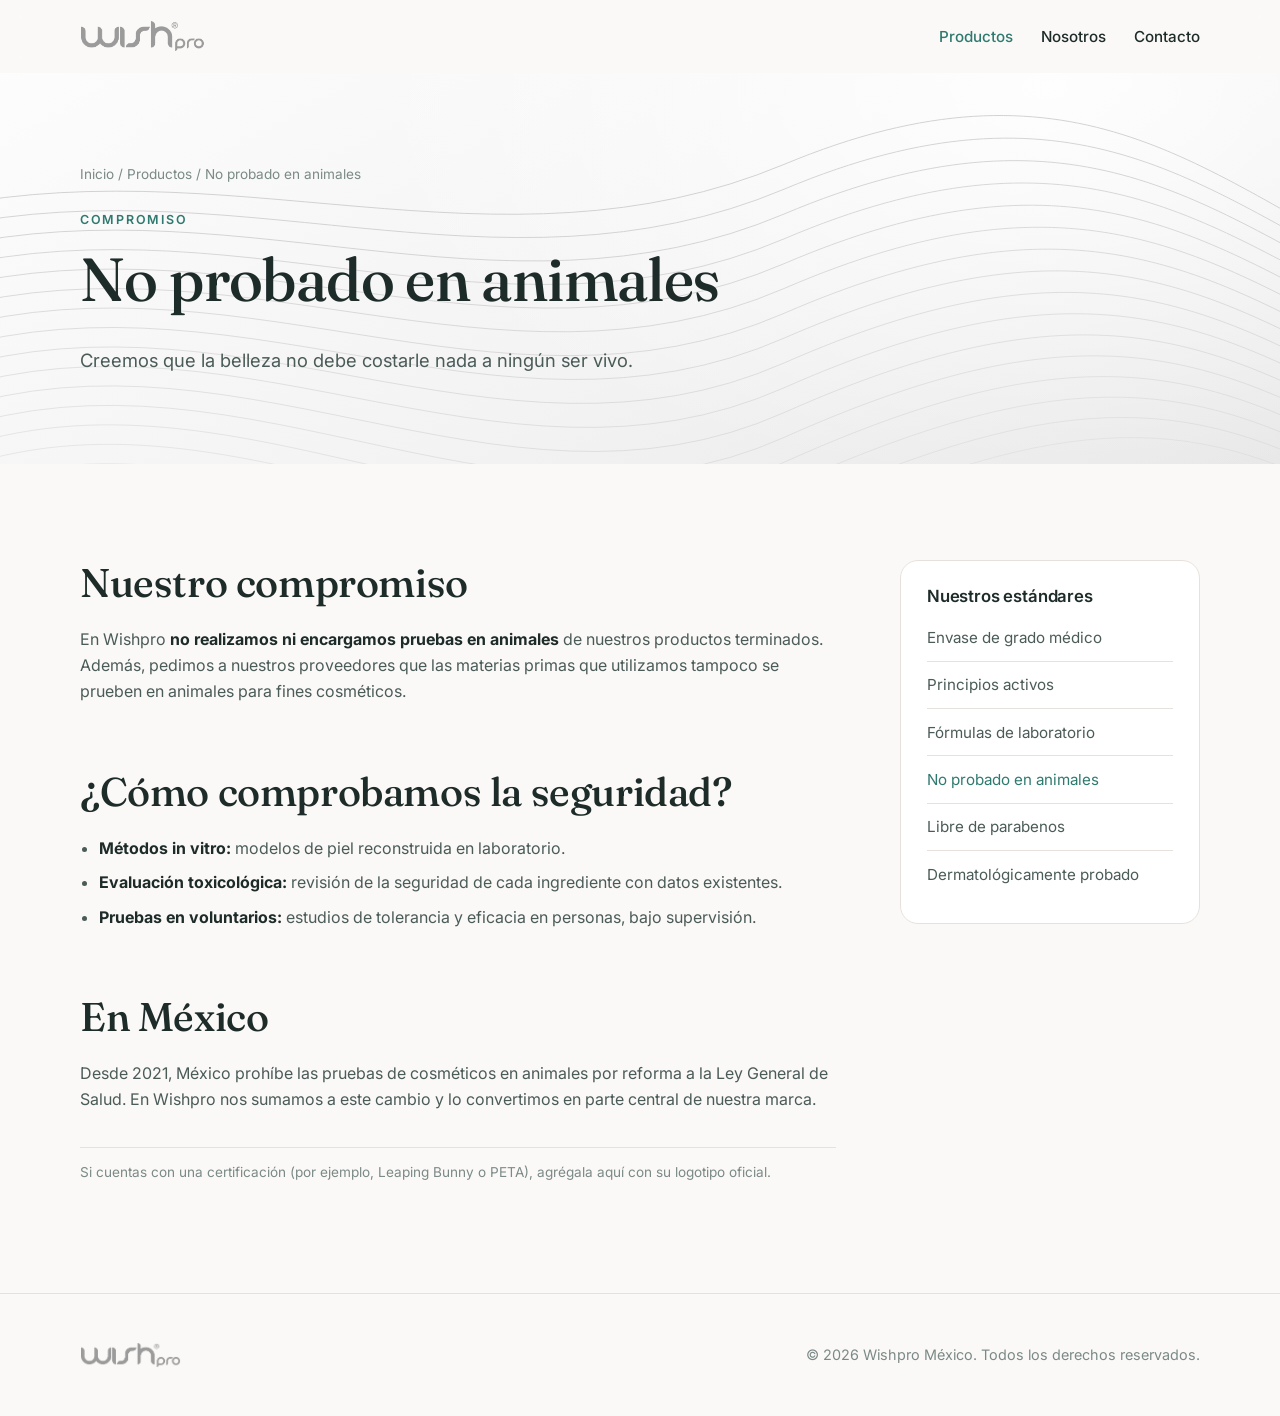
<file: productos/no-probado-en-animales.html>
<!DOCTYPE html>
<html lang="es-MX">
<head>
  <meta charset="UTF-8">
  <meta name="viewport" content="width=device-width, initial-scale=1">
  <title>No probado en animales — Wishpro</title>
  <meta name="description" content="Wishpro no prueba sus productos en animales. Usamos métodos alternativos y pruebas en voluntarios humanos.">
  <link rel="canonical" href="https://wishpro.mx/productos/no-probado-en-animales.html">
  <meta property="og:type" content="website">
  <meta property="og:site_name" content="Wishpro">
  <meta property="og:locale" content="es_MX">
  <meta property="og:title" content="No probado en animales — Wishpro">
  <meta property="og:description" content="Wishpro no prueba sus productos en animales. Usamos métodos alternativos y pruebas en voluntarios humanos.">
  <meta property="og:url" content="https://wishpro.mx/productos/no-probado-en-animales.html">
  <meta name="twitter:card" content="summary">
  <script type="application/ld+json">{"@context":"https://schema.org","@graph":[{"@type":"BreadcrumbList","itemListElement":[{"@type":"ListItem","position":1,"name":"Wishpro","item":"https://wishpro.mx/"},{"@type":"ListItem","position":2,"name":"Productos","item":"https://wishpro.mx/productos/"},{"@type":"ListItem","position":3,"name":"No probado en animales","item":"https://wishpro.mx/productos/no-probado-en-animales.html"}]}]}</script>
  <link rel="icon" href="../assets/wallpaper.svg" type="image/svg+xml">
  <link rel="preconnect" href="https://fonts.googleapis.com">
  <link rel="preconnect" href="https://fonts.gstatic.com" crossorigin>
  <link href="https://fonts.googleapis.com/css2?family=Fraunces:opsz,wght@9..144,400;9..144,500&family=Inter:wght@400;500;600&display=swap" rel="stylesheet">
  <link rel="stylesheet" href="../css/layout.css">
</head>
<body>

  <header class="site-header">
    <nav class="container nav" aria-label="Principal">
      <a class="logo" href="../"><img src="../images/wishpro-logo.png" alt="Wishpro" width="425" height="109"></a>
      <button class="nav-toggle" aria-label="Abrir menú" aria-expanded="false"><span></span><span></span><span></span></button>
      <ul class="nav-links">
        <li><a class="is-active" href="./">Productos</a></li>
        <li><a href="../#nosotros">Nosotros</a></li>
        <li><a href="../#contacto">Contacto</a></li>
      </ul>
    </nav>
  </header>

  <main>
    <section class="hero hero--page">
      <div class="container">
        <div class="breadcrumb"><a href="../">Inicio</a> / <a href="./">Productos</a> / No probado en animales</div>
        <span class="eyebrow">Compromiso</span>
        <h1>No probado en animales</h1>
        <p class="lead">Creemos que la belleza no debe costarle nada a ningún ser vivo.</p>
      </div>
    </section>

    <section class="section">
      <div class="container content">
        <article class="prose reveal">
          <h2>Nuestro compromiso</h2>
          <p>En Wishpro <strong>no realizamos ni encargamos pruebas en animales</strong> de nuestros productos terminados. Además, pedimos a nuestros proveedores que las materias primas que utilizamos tampoco se prueben en animales para fines cosméticos.</p>

          <h2>¿Cómo comprobamos la seguridad?</h2>
          <ul>
            <li><strong>Métodos in vitro:</strong> modelos de piel reconstruida en laboratorio.</li>
            <li><strong>Evaluación toxicológica:</strong> revisión de la seguridad de cada ingrediente con datos existentes.</li>
            <li><strong>Pruebas en voluntarios:</strong> estudios de tolerancia y eficacia en personas, bajo supervisión.</li>
          </ul>

          <h2>En México</h2>
          <p>Desde 2021, México prohíbe las pruebas de cosméticos en animales por reforma a la Ley General de Salud. En Wishpro nos sumamos a este cambio y lo convertimos en parte central de nuestra marca.</p>

          <p class="note">Si cuentas con una certificación (por ejemplo, Leaping Bunny o PETA), agrégala aquí con su logotipo oficial.</p>
        </article>

        <aside class="aside">
          <h3>Nuestros estándares</h3>
          <ul>
            <li><a href="envase-grado-medico.html">Envase de grado médico</a></li>
            <li><a href="principios-activos.html">Principios activos</a></li>
            <li><a href="formulas-de-laboratorio.html">Fórmulas de laboratorio</a></li>
            <li><a href="no-probado-en-animales.html">No probado en animales</a></li>
            <li><a href="libre-de-parabenos.html">Libre de parabenos</a></li>
            <li><a href="dermatologicamente-probado.html">Dermatológicamente probado</a></li>
          </ul>
        </aside>
      </div>
    </section>
  </main>

  <footer class="site-footer">
    <div class="container footer-inner">
      <a class="logo" href="../"><img src="../images/wishpro-logo.png" alt="Wishpro" width="425" height="109"></a>
      <span>© <span data-year>2026</span> Wishpro México. Todos los derechos reservados.</span>
    </div>
  </footer>

  <script src="../js/main.js" defer></script>
</body>
</html>
</file>
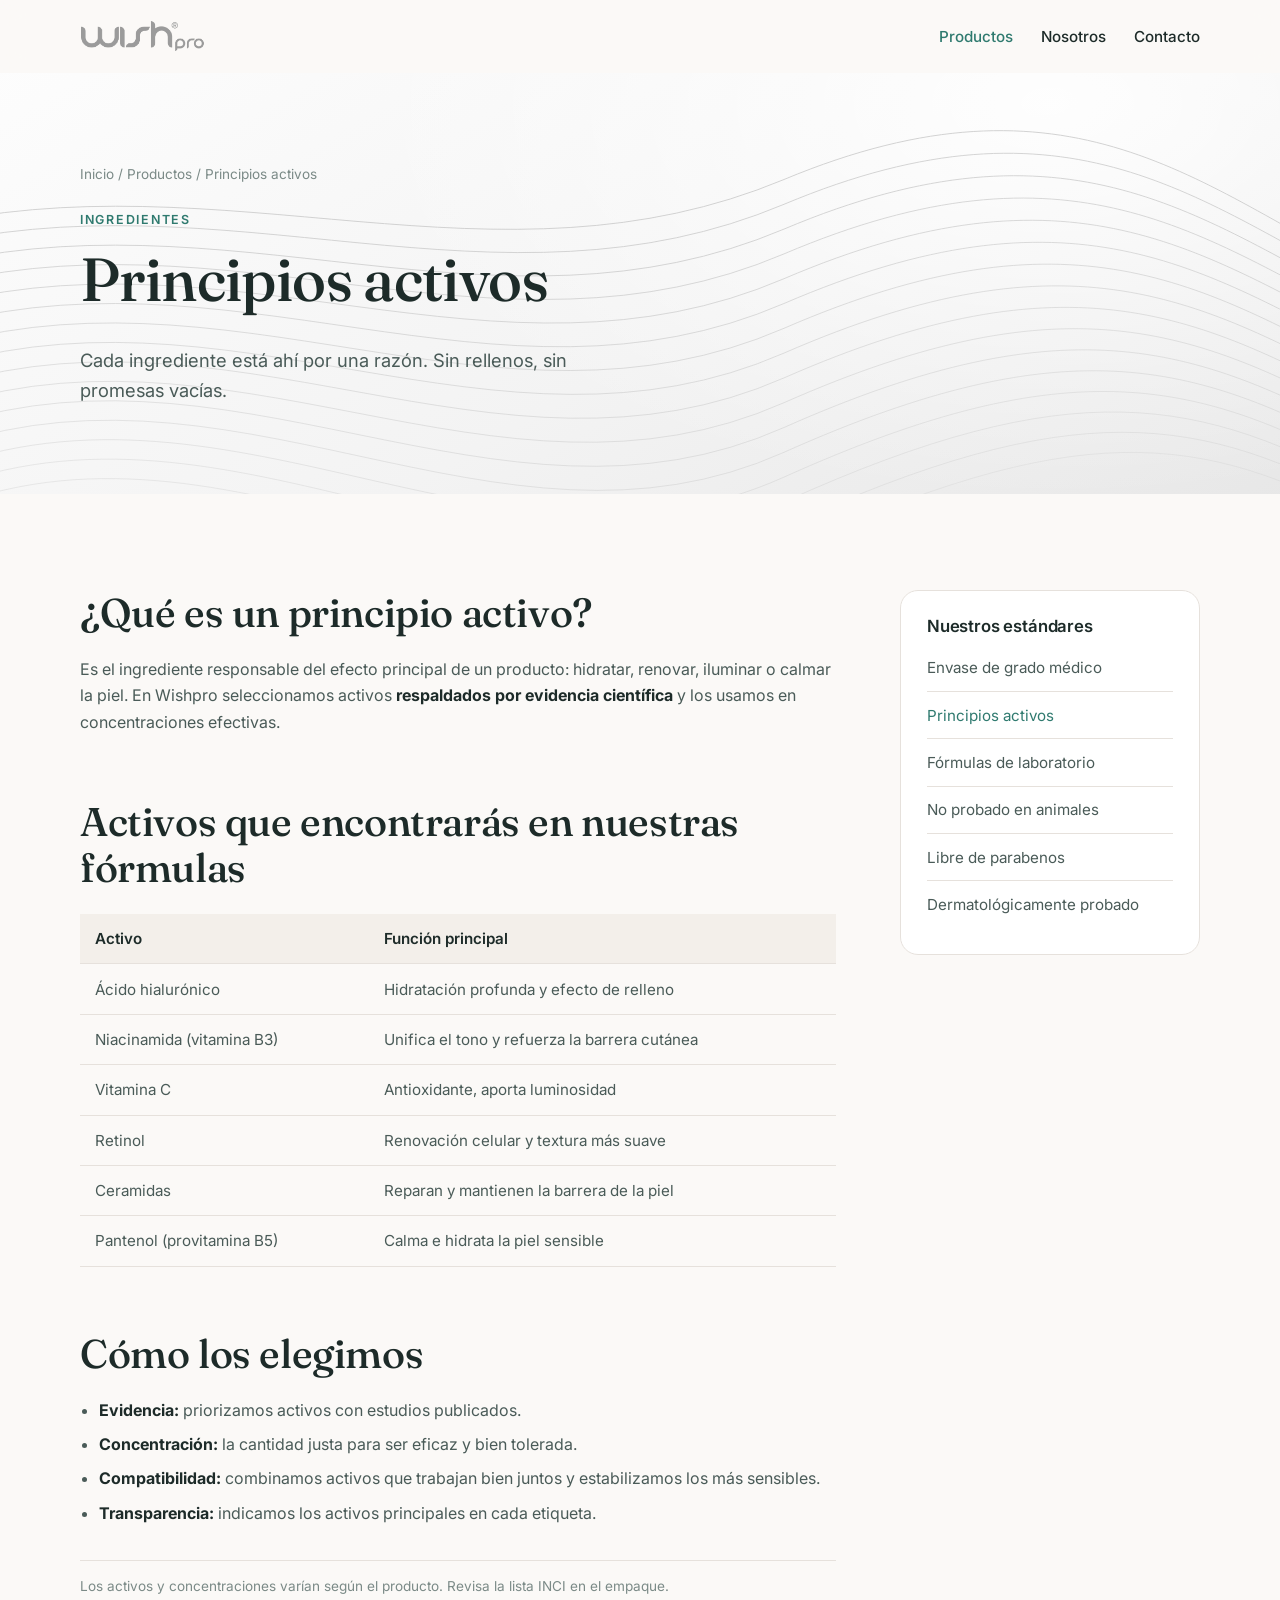
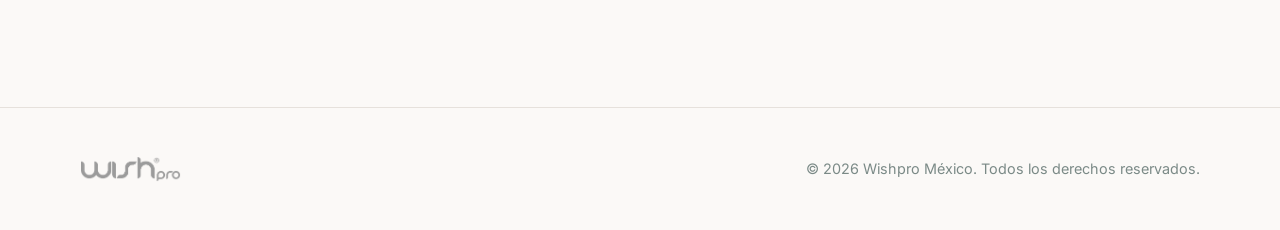
<file: productos/principios-activos.html>
<!DOCTYPE html>
<html lang="es-MX">
<head>
  <meta charset="UTF-8">
  <meta name="viewport" content="width=device-width, initial-scale=1">
  <title>Principios activos — Wishpro</title>
  <meta name="description" content="Conoce los principios activos de Wishpro: ingredientes con función específica en concentraciones pensadas para resultados reales.">
  <link rel="canonical" href="https://wishpro.mx/productos/principios-activos.html">
  <meta property="og:type" content="website">
  <meta property="og:site_name" content="Wishpro">
  <meta property="og:locale" content="es_MX">
  <meta property="og:title" content="Principios activos — Wishpro">
  <meta property="og:description" content="Conoce los principios activos de Wishpro: ingredientes con función específica en concentraciones pensadas para resultados reales.">
  <meta property="og:url" content="https://wishpro.mx/productos/principios-activos.html">
  <meta name="twitter:card" content="summary">
  <script type="application/ld+json">{"@context":"https://schema.org","@graph":[{"@type":"BreadcrumbList","itemListElement":[{"@type":"ListItem","position":1,"name":"Wishpro","item":"https://wishpro.mx/"},{"@type":"ListItem","position":2,"name":"Productos","item":"https://wishpro.mx/productos/"},{"@type":"ListItem","position":3,"name":"Principios activos","item":"https://wishpro.mx/productos/principios-activos.html"}]}]}</script>
  <link rel="icon" href="../assets/wallpaper.svg" type="image/svg+xml">
  <link rel="preconnect" href="https://fonts.googleapis.com">
  <link rel="preconnect" href="https://fonts.gstatic.com" crossorigin>
  <link href="https://fonts.googleapis.com/css2?family=Fraunces:opsz,wght@9..144,400;9..144,500&family=Inter:wght@400;500;600&display=swap" rel="stylesheet">
  <link rel="stylesheet" href="../css/layout.css">
</head>
<body>

  <header class="site-header">
    <nav class="container nav" aria-label="Principal">
      <a class="logo" href="../"><img src="../images/wishpro-logo.png" alt="Wishpro" width="425" height="109"></a>
      <button class="nav-toggle" aria-label="Abrir menú" aria-expanded="false"><span></span><span></span><span></span></button>
      <ul class="nav-links">
        <li><a class="is-active" href="./">Productos</a></li>
        <li><a href="../#nosotros">Nosotros</a></li>
        <li><a href="../#contacto">Contacto</a></li>
      </ul>
    </nav>
  </header>

  <main>
    <section class="hero hero--page">
      <div class="container">
        <div class="breadcrumb"><a href="../">Inicio</a> / <a href="./">Productos</a> / Principios activos</div>
        <span class="eyebrow">Ingredientes</span>
        <h1>Principios activos</h1>
        <p class="lead">Cada ingrediente está ahí por una razón. Sin rellenos, sin promesas vacías.</p>
      </div>
    </section>

    <section class="section">
      <div class="container content">
        <article class="prose reveal">
          <h2>¿Qué es un principio activo?</h2>
          <p>Es el ingrediente responsable del efecto principal de un producto: hidratar, renovar, iluminar o calmar la piel. En Wishpro seleccionamos activos <strong>respaldados por evidencia científica</strong> y los usamos en concentraciones efectivas.</p>

          <h2>Activos que encontrarás en nuestras fórmulas</h2>
          <table class="table">
            <thead><tr><th>Activo</th><th>Función principal</th></tr></thead>
            <tbody>
              <tr><td>Ácido hialurónico</td><td>Hidratación profunda y efecto de relleno</td></tr>
              <tr><td>Niacinamida (vitamina B3)</td><td>Unifica el tono y refuerza la barrera cutánea</td></tr>
              <tr><td>Vitamina C</td><td>Antioxidante, aporta luminosidad</td></tr>
              <tr><td>Retinol</td><td>Renovación celular y textura más suave</td></tr>
              <tr><td>Ceramidas</td><td>Reparan y mantienen la barrera de la piel</td></tr>
              <tr><td>Pantenol (provitamina B5)</td><td>Calma e hidrata la piel sensible</td></tr>
            </tbody>
          </table>

          <h2>Cómo los elegimos</h2>
          <ul>
            <li><strong>Evidencia:</strong> priorizamos activos con estudios publicados.</li>
            <li><strong>Concentración:</strong> la cantidad justa para ser eficaz y bien tolerada.</li>
            <li><strong>Compatibilidad:</strong> combinamos activos que trabajan bien juntos y estabilizamos los más sensibles.</li>
            <li><strong>Transparencia:</strong> indicamos los activos principales en cada etiqueta.</li>
          </ul>

          <p class="note">Los activos y concentraciones varían según el producto. Revisa la lista INCI en el empaque.</p>
        </article>

        <aside class="aside">
          <h3>Nuestros estándares</h3>
          <ul>
            <li><a href="envase-grado-medico.html">Envase de grado médico</a></li>
            <li><a href="principios-activos.html">Principios activos</a></li>
            <li><a href="formulas-de-laboratorio.html">Fórmulas de laboratorio</a></li>
            <li><a href="no-probado-en-animales.html">No probado en animales</a></li>
            <li><a href="libre-de-parabenos.html">Libre de parabenos</a></li>
            <li><a href="dermatologicamente-probado.html">Dermatológicamente probado</a></li>
          </ul>
        </aside>
      </div>
    </section>
  </main>

  <footer class="site-footer">
    <div class="container footer-inner">
      <a class="logo" href="../"><img src="../images/wishpro-logo.png" alt="Wishpro" width="425" height="109"></a>
      <span>© <span data-year>2026</span> Wishpro México. Todos los derechos reservados.</span>
    </div>
  </footer>

  <script src="../js/main.js" defer></script>
</body>
</html>
</file>
<file: css/layout.css>
/* ==========================================================================
   Wishpro — layout.css
   ========================================================================== */

:root {
  --ink: #1d2b29;
  --ink-soft: #4a5b58;
  --muted: #7b8a87;
  --brand: #1f4d47;
  --brand-2: #2f7a6f;
  --accent: #d9a58f;
  --paper: #fbf9f7;
  --card: #ffffff;
  --line: #e6e1dc;
  --radius: 18px;
  --shadow: 0 10px 30px rgba(31, 77, 71, .08);
  --max: 1160px;
  --font-sans: "Inter", system-ui, -apple-system, "Segoe UI", Roboto, sans-serif;
  --font-serif: "Fraunces", Georgia, "Times New Roman", serif;
}

*, *::before, *::after { box-sizing: border-box; }

html { scroll-behavior: smooth; }

body {
  margin: 0;
  font-family: var(--font-sans);
  color: var(--ink);
  background: var(--paper);
  line-height: 1.65;
  -webkit-font-smoothing: antialiased;
}

img, svg { max-width: 100%; display: block; }

a { color: var(--brand-2); text-decoration: none; }
a:hover { text-decoration: underline; }

h1, h2, h3 {
  font-family: var(--font-serif);
  font-weight: 500;
  line-height: 1.15;
  letter-spacing: -.01em;
  margin: 0 0 .5em;
}
h1 { font-size: clamp(2.2rem, 5vw, 3.8rem); }
h2 { font-size: clamp(1.7rem, 3.2vw, 2.5rem); }
h3 { font-size: 1.3rem; }

p { margin: 0 0 1em; color: var(--ink-soft); }

.container {
  width: 100%;
  max-width: var(--max);
  margin: 0 auto;
  padding: 0 20px;
}

.eyebrow {
  display: inline-block;
  font-size: .78rem;
  font-weight: 600;
  letter-spacing: .14em;
  text-transform: uppercase;
  color: var(--brand-2);
  margin-bottom: .9rem;
}

/* ---------- Header ---------- */

.site-header {
  position: sticky;
  top: 0;
  z-index: 50;
  background: rgba(251, 249, 247, .82);
  backdrop-filter: saturate(160%) blur(12px);
  -webkit-backdrop-filter: saturate(160%) blur(12px);
  border-bottom: 1px solid transparent;
  transition: border-color .2s;
}
.site-header.is-scrolled { border-bottom-color: var(--line); }

.nav {
  display: flex;
  align-items: center;
  justify-content: space-between;
  height: 72px;
}

.logo {
  font-family: var(--font-serif);
  font-size: 1.6rem;
  color: var(--brand);
  letter-spacing: -.02em;
}
.logo:hover { text-decoration: none; }
.logo span { color: var(--accent); }
.logo { display: inline-flex; align-items: center; }
.logo img { display: block; height: 32px; width: auto; }
.site-footer .logo img { height: 26px; }

.nav-links {
  display: flex;
  gap: 28px;
  list-style: none;
  margin: 0;
  padding: 0;
}
.nav-links a {
  color: var(--ink);
  font-size: .95rem;
  font-weight: 500;
}
.nav-links a:hover,
.nav-links a.is-active { color: var(--brand-2); text-decoration: none; }

.nav-toggle {
  display: none;
  background: none;
  border: 0;
  padding: 8px;
  cursor: pointer;
}
.nav-toggle span {
  display: block;
  width: 24px;
  height: 2px;
  background: var(--ink);
  margin: 5px 0;
  transition: transform .25s, opacity .25s;
}
.nav-open .nav-toggle span:nth-child(1) { transform: translateY(7px) rotate(45deg); }
.nav-open .nav-toggle span:nth-child(2) { opacity: 0; }
.nav-open .nav-toggle span:nth-child(3) { transform: translateY(-7px) rotate(-45deg); }

/* ---------- Buttons ---------- */

.btn {
  display: inline-flex;
  align-items: center;
  gap: .5em;
  padding: .85em 1.6em;
  border-radius: 999px;
  font-weight: 600;
  font-size: .95rem;
  border: 1px solid var(--brand);
  background: var(--brand);
  color: #fff;
  transition: background .2s, transform .2s;
}
.btn:hover { background: var(--brand-2); text-decoration: none; transform: translateY(-1px); }
.btn--ghost { background: transparent; color: var(--brand); }
.btn--ghost:hover { background: var(--brand); color: #fff; }

/* ---------- Hero ---------- */

.hero {
  position: relative;
  background: url("../assets/wallpaper.svg") center / cover no-repeat;
  padding: 120px 0 110px;
  overflow: hidden;
}
.hero p.lead {
  font-size: 1.15rem;
  max-width: 560px;
}
.hero-actions { display: flex; flex-wrap: wrap; gap: 12px; margin-top: 28px; }

.hero--page { padding: 90px 0 70px; }
.hero--page h1 { max-width: 760px; }

.breadcrumb {
  font-size: .85rem;
  color: var(--muted);
  margin-bottom: 1.2rem;
}
.breadcrumb a { color: var(--muted); }

/* ---------- Sections ---------- */

.section { padding: 96px 0; }
.section--alt { background: #f3efea; }
.section-head { max-width: 640px; margin-bottom: 48px; }

/* ---------- Product / benefit cards ---------- */

.grid {
  display: grid;
  gap: 24px;
  grid-template-columns: repeat(auto-fill, minmax(260px, 1fr));
}

.card {
  display: flex;
  flex-direction: column;
  background: var(--card);
  border: 1px solid var(--line);
  border-radius: var(--radius);
  padding: 30px 28px;
  color: inherit;
  transition: transform .25s, box-shadow .25s, border-color .25s;
}
a.card:hover {
  text-decoration: none;
  transform: translateY(-4px);
  box-shadow: var(--shadow);
  border-color: transparent;
}
.card h3 { margin-top: 18px; }
.card .eyebrow { margin: 18px 0 0; }
.card .eyebrow + h3 { margin-top: .3em; }
.card p { font-size: .95rem; flex: 1; }
.card .more {
  font-size: .9rem;
  font-weight: 600;
  color: var(--brand-2);
}

.icon {
  width: 52px;
  height: 52px;
  border-radius: 14px;
  display: grid;
  place-items: center;
  background: #e5f0ee;
  color: var(--brand);
}
.icon svg { width: 26px; height: 26px; }

/* ---------- Content pages ---------- */

.content {
  display: grid;
  grid-template-columns: minmax(0, 1fr) 300px;
  gap: 64px;
  align-items: start;
}
.prose h2 { margin-top: 1.6em; }
.prose h2:first-child { margin-top: 0; }
.prose ul { padding-left: 1.2em; color: var(--ink-soft); }
.prose li { margin-bottom: .5em; }
.prose strong { color: var(--ink); }

.note {
  font-size: .85rem;
  color: var(--muted);
  border-top: 1px solid var(--line);
  padding-top: 1em;
  margin-top: 2.5em;
}

.aside {
  position: sticky;
  top: 100px;
  background: var(--card);
  border: 1px solid var(--line);
  border-radius: var(--radius);
  padding: 26px;
}
.aside h3 { font-size: 1.05rem; font-family: var(--font-sans); font-weight: 600; }
.aside ul { list-style: none; margin: 0; padding: 0; }
.aside li + li { border-top: 1px solid var(--line); }
.aside a {
  display: block;
  padding: .7em 0;
  color: var(--ink-soft);
  font-size: .95rem;
}
.aside a:hover, .aside a.is-active { color: var(--brand-2); text-decoration: none; }

.stats {
  display: grid;
  grid-template-columns: repeat(3, 1fr);
  gap: 16px;
  margin: 2em 0;
}
.stat {
  background: #eef5f3;
  border-radius: 14px;
  padding: 20px;
}
.stat b {
  display: block;
  font-family: var(--font-serif);
  font-size: 1.8rem;
  font-weight: 500;
  color: var(--brand);
}
.stat span { font-size: .85rem; color: var(--ink-soft); }

.table {
  width: 100%;
  border-collapse: collapse;
  margin: 1.5em 0;
  font-size: .95rem;
}
.table th, .table td {
  text-align: left;
  padding: .8em 1em;
  border-bottom: 1px solid var(--line);
}
.table th { font-weight: 600; color: var(--ink); background: #f3efea; }
.table td { color: var(--ink-soft); }

/* ---------- CTA ---------- */

.cta {
  background: var(--brand);
  color: #fff;
  border-radius: 28px;
  padding: 64px 48px;
  text-align: center;
}
.cta h2 { color: #fff; }
.cta p { color: rgba(255, 255, 255, .8); max-width: 520px; margin: 0 auto 1.6em; }
.cta .btn { background: #fff; color: var(--brand); border-color: #fff; }
.cta .btn:hover { background: var(--accent); border-color: var(--accent); color: #fff; }

/* ---------- Footer ---------- */

.site-footer {
  border-top: 1px solid var(--line);
  padding: 48px 0;
  font-size: .9rem;
  color: var(--muted);
}
.footer-inner {
  display: flex;
  flex-wrap: wrap;
  gap: 24px;
  justify-content: space-between;
  align-items: center;
}
.site-footer a { color: var(--ink-soft); }

/* ---------- Reveal on scroll ---------- */

.reveal { opacity: 0; transform: translateY(16px); transition: opacity .6s ease, transform .6s ease; }
.reveal.is-visible { opacity: 1; transform: none; }
@media (prefers-reduced-motion: reduce) {
  .reveal { opacity: 1; transform: none; transition: none; }
  html { scroll-behavior: auto; }
}

/* ---------- Responsive ---------- */

@media (max-width: 900px) {
  .content { grid-template-columns: 1fr; gap: 40px; }
  .aside { position: static; }
}

@media (max-width: 760px) {
  .nav-toggle { display: block; }
  .nav-links {
    position: absolute;
    top: 72px;
    left: 0;
    right: 0;
    flex-direction: column;
    gap: 0;
    background: var(--paper);
    border-bottom: 1px solid var(--line);
    padding: 8px 20px 16px;
    display: none;
  }
  .nav-open .nav-links { display: flex; }
  .nav-links a { display: block; padding: 12px 0; }
  .hero { padding: 80px 0 72px; }
  .section { padding: 72px 0; }
  .stats { grid-template-columns: 1fr; }
  .cta { padding: 48px 24px; }
}

/* Visually hidden, still read by screen readers and search engines (keeps the heading outline in order) */
.sr-only { position: absolute; width: 1px; height: 1px; padding: 0; margin: -1px; overflow: hidden; clip: rect(0, 0, 0, 0); white-space: nowrap; border: 0; }
</file>
